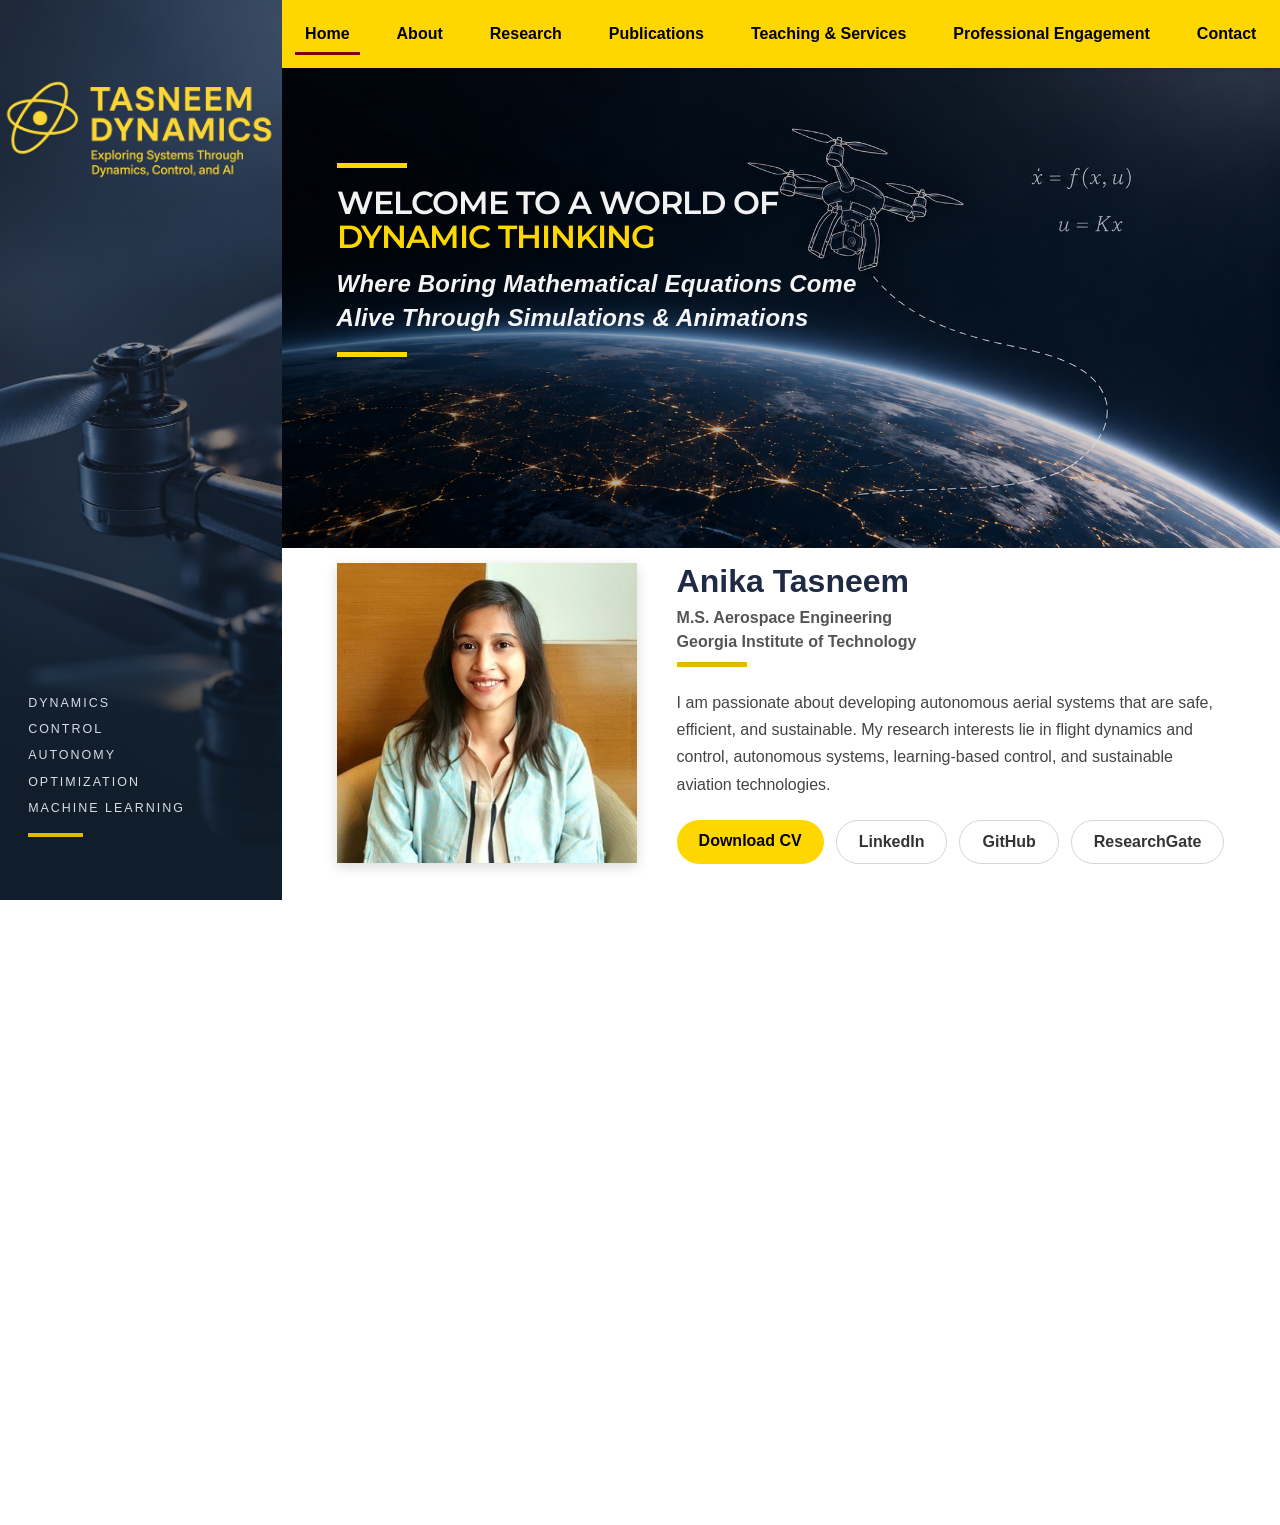
<file: index.html>
<!DOCTYPE html>
<html lang="en">
<head>
    <meta charset="UTF-8">
    <meta name="viewport" content="width=device-width, initial-scale=1.0">
    <title>Tasneem Dynamics</title>
    <link rel="stylesheet" href="style1.css?v=1.0.8">
    <link href="https://fonts.googleapis.com/css2?family=Orbitron:wght@500&display=swap" rel="stylesheet">
    <link href="https://fonts.googleapis.com/css2?family=Montserrat:wght@700;800;900&display=swap" rel="stylesheet">
    <link rel="stylesheet" href="https://cdnjs.cloudflare.com/ajax/libs/font-awesome/6.5.2/css/all.min.css">
</head>

<body>
    <div class="homepage">
           
        <!-- LEFT SIDEBAR -->
        <aside class="left-panel">
            <img src="logo1.png" alt="Tasneem Dynamics Logo" class="logo">
            
            <div class="sidebar-visual">
                <img src="Side Bar-Image.png" alt="" class="sidebar-bg">
            </div>

            <div class="sidebar-tags">
                <span>DYNAMICS</span>
                <span>CONTROL</span>
                <span>AUTONOMY</span>
                <span>OPTIMIZATION</span>
                <span>MACHINE LEARNING</span>

                <div class="sidebar-accent"></div>
            </div>
        </aside>
        
       
        <!--RIGHT PANEL-->
        <div class="right-panel">

            <!--NAVIGATION BAR-->
            <nav class="navbar">
                <ul>
                    <li><a href="index.html" class="active" aria-current="page">Home</a></li>
                    <li><a href="about.html">About</a></li>
                    <li><a href="research.html">Research</a></li>
                    <li><a href="publications.html">Publications</a></li>
                    <li><a href= "teaching-and-services.html">Teaching &amp; Services</a></li>
                    <li><a href="engagement.html">Professional Engagement</a></li>
                    <li><a href="contact.html">Contact</a></li>
                </ul>
            </nav>

            <!-- HERO BANNER-->
            <section class="hero-banner">
                <img src="Banners/home-banner.png" alt="Hero Banner" class="hero-image">
                <div class="hero-content">
                    <div class="yellow-line"></div>
                    <h1>
                        WELCOME TO A WORLD OF
                        <br><span>DYNAMIC THINKING</span></br>
                    </h1>
                    <p class="subheading">
                        Where Boring Mathematical Equations Come 
                        <br>Alive Through Simulations & Animations</br>
                    </p>

                    <div class="yellow-line bottom-line"></div>
                </div>
            </section>

            <!-- INTRO SECTION -->
            <section class="intro-section">
                <div class="intro-left">
                    <div class="profile-wrapper">
                        <img src="Photos/head-shot.jpeg" alt="Anika Tasneem" class="profile-photo">
                    </div>

                    <div class="intro-text">
                        <h2>Anika Tasneem</h2>
                        <h3>M.S. Aerospace Engineering<br>
                            Georgia Institute of Technology</h3>
                        <div class="intro-divider"></div>

                        <p>
                            I am passionate about developing autonomous aerial systems that
                            are safe, efficient, and sustainable. My research interests lie
                            in flight dynamics and control, autonomous systems, learning-based
                            control, and sustainable aviation technologies.
                        </p>

                        <div class="button-row">
                            <a href="CV.pdf" class="btn btn-primary">
                            Download CV</a>
                            <a href="#" class="btn btn-secondary">
                            LinkedIn</a>
                            <a href="#" class="btn btn-secondary">
                            GitHub</a>
                            <a href="#" class="btn btn-secondary">
                            ResearchGate</a>
                        </div>
                    </div>
                </div>
            </section>

            
            <!-- RESEARCH INTERESTS -->
            <section class="research-section">
                <div class="section-header">
                    <h2>Research Interests</h2>
                    <div class="section-divider"></div>
                </div>

                <div class="research-grid">
                    <div class="research-card">
                        <img src="Icons/dynamics-icon.png"
                             alt="System Dynamics">
                        <h3>System Dynamics & Modeling</h3>        
                        <p> Satellite modeling, stability analysis, 
                            system identification </p>
                        <a href="system-dynamics.html" class="card-arrow">
                            ➜ </a>
                    </div>

                    <div class="research-card">
                        <img src="Icons/control-icon.png"
                             alt="Control Theory">
                        <h3>Control Theory & Optimization</h3>
                        <p> Linear, nonlinear, and optimal control</p>
                        <a href="control-theory.html" class="card-arrow">
                           ➜ </a>
                    </div>

                    <div class="research-card">
                        <img src="Icons/autonomous-icon.png"
                             alt="Autonomous Systems">
                        <h3>Autonomous Systems</h3>
                        <p>Path planning, navigation and autonomy</p>
                        <a href="autonomous-systems.html" class="card-arrow">
                           ➜ </a>
                    </div>

                    <div class="research-card">
                        <img src="Icons/learning-icon.png"
                             alt="Learning Based Control">
                        <h3>Learning-Based Control</h3>  
                        <p>Reinforcement learning, adaptive 
                        and data-driven control</p>
                        <a href="learning-based-control.html" class="card-arrow">
                           ➜ </a>
                    </div>
        
                    <div class="research-card">
                        <img src="Icons/uam-icon.png"
                             alt="Urban Air Mobility">
                        <h3>Sustainable Aviation & Urban Air Mobility</h3>
                        <p>eVTOL systems and future air mobility</p>
                        <a href="uam.html" class="card-arrow">
                           ➜ </a>
                    </div>
                </div>
            </section>
            
            <!-- FUTURE CONTENT SECTIONS-->
            <section id="Home"></section>
            <section id="About"></section>
            <section id="Research"></section>
            <section id="Publications"></section>
            <section id="Teaching"></section>
            <section id="Engagement"></section>
            <section id="Contact"></section>

            
            <!-- FOOTER -->
            <footer class="site-footer">
                <div class="footer-brand">
                    <img src="Footer-Logo.png" alt="Tasneem Dynamics" class="footer-logo"/>
                </div>
                
                <div class="footer-divider" aria-hidden="true"></div>
                    <p class="footer-tagline">
                        "Exploring dynamics.  Advancing autonomy.  Shaping flight towards sustainabilty."</p>
 
                <div class="footer-divider footer-social-divider" aria-hidden="true"></div>
        
                    <div class="footer-socials">
                        <a href="https://www.linkedin.com/in/anika-tasneem-a49618443/"
                        class="footer-social-link" aria-label="LinkedIn" title="LinkedIn">
                            <i class="fa-brands fa-linkedin-in" aria-hidden="true"></i>
                        </a>

                        <a href="https://github.com/ATasneem7" class="footer-social-link" aria-label="GitHub" title="GitHub">
                            <i class="fa-brands fa-github" aria-hidden="true"></i>
                        </a>
        
                        <a href="https://atasneem7.github.io/TasneemDynamics.github.io/" 
                        class="footer-social-link" aria-label="Research and academic profile" title="Research profile">
                            <i class="fa-solid fa-graduation-cap" aria-hidden="true"></i>
                        </a>

                        <a href="mailto:atasneem3@gatech.edu" class="footer-social-link" aria-label="Email" title="Email">
                            <i class="fa-solid fa-envelope" aria-hidden="true"></i>
                        </a>
                    </div>
            </footer>
        </div>
    </div>
    <script src="script.js?v=1.0.3"></script>
</body>
</html>

 <!--p> This research archive showcases a fusion of advanced engineering insight and cinematic simulation— 
    where control systems, flight mechanics & machine learning are explored through dynamic visualizations. 
    It’s a space for transforming complex models into intuitive, animated experiences that resonate with 
    both logic & imagination. </p-->
</file>
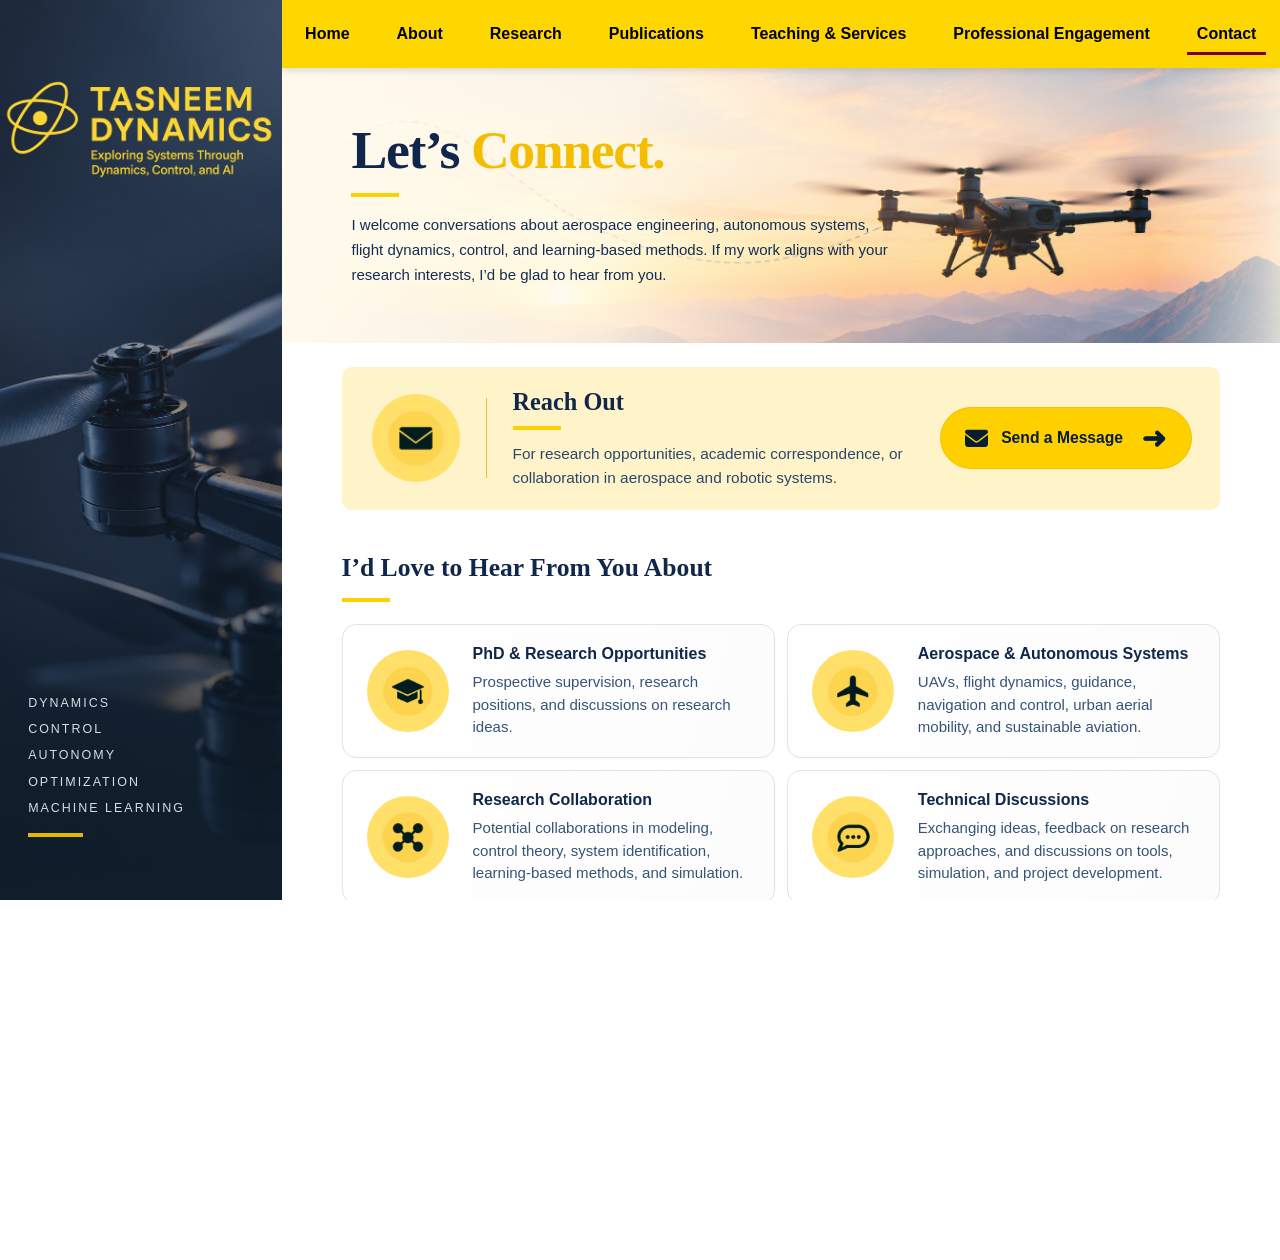
<file: contact.html>
<!DOCTYPE html>
<html lang="en">
<head>
    <meta charset="UTF-8">
    <meta name="viewport" content="width=device-width, initial-scale=1.0">
    <title>Contact | Tasneem Dynamics</title>
    <link rel="stylesheet" href="global.css?v=1.0.0">
    <link rel="stylesheet" href="contact.css?v=1.0.0">
    <link href="https://fonts.googleapis.com/css2?family=Orbitron:wght@500&display=swap" rel="stylesheet">
    <link href="https://fonts.googleapis.com/css2?family=Montserrat:wght@700;800;900&display=swap" rel="stylesheet">
    <link rel="stylesheet" href="https://cdnjs.cloudflare.com/ajax/libs/font-awesome/6.5.2/css/all.min.css">
</head>

<body>
    <div class="homepage">
        <!-- LEFT PANEL: SHARED WITH HOMEPAGE -->
        <aside class="left-panel">
            <img src="logo1.png" alt="Tasneem Dynamics Logo" class="logo">
            <div class="sidebar-visual">
                <img src="Side Bar-Image.png" alt="" class="sidebar-bg">
            </div>

            <div class="sidebar-tags">
                <span>DYNAMICS</span>
                <span>CONTROL</span>
                <span>AUTONOMY</span>
                <span>OPTIMIZATION</span>
                <span>MACHINE LEARNING</span>
                <div class="sidebar-accent"></div>
            </div>
        </aside>

        <!-- RIGHT PANEL: SHARED WITH HOMEPAGE -->
        <div class="right-panel">

            <!-- NAVIGATION PANEL -->
            <nav class="navbar" aria-label="Main navigation">
                <ul> 
                    <li><a href="index.html">Home</a></li>
                    <li><a href="about.html">About</a></li>
                    <li><a href="research.html">Research</a></li>
                    <li><a href="publications.html">Publications</a></li>
                    <li><a href="teaching-and-services.html">Teaching & Services</a></li>
                    <li><a href="engagement.html">Professional Engagement</a></li>
                    <li><a href="contact.html" class="active" aria-current="page">Contact</a></li>
                </ul>
            </nav>

            
            <!-- CONTACT PAGE CONTENT -->
            <main class="contact-page">
                <!-- HERO BANNER -->
                <section class="contact-hero">
                    <img src="Banners/contact-banner.png" alt="" class="contact-hero-image">
                    <div class="contact-hero-content">
                        <h1>
                            Let’s <span>Connect.</span>
                        </h1>
                        <div class="contact-accent"></div>

                        <p class="contact-hero-description">
                            I welcome conversations about aerospace engineering,
                            autonomous systems, flight dynamics, control, and
                            learning-based methods. If my work aligns with your
                            research interests, I’d be glad to hear from you.
                        </p>
                    </div>
                </section>


                <!-- DIRECT CONTACT CARD -->
                <section class="contact-direct"
                         aria-labelledby="contact-direct-heading">
                    <!-- Envelope icon image -->
                    <div class="contact-mail-icon">
                        <img src="Icons/envelope-icon.png" alt="" aria-hidden="true">
                    </div>

                    <!-- Vertical divider -->
                    <div class="contact-direct-divider"
                         aria-hidden="true"></div>

                    <!-- Contact text -->
                    <div class="contact-direct-text">
                        <h2 id="contact-direct-heading">
                            Reach Out
                        </h2>
                        <div class="contact-accent"></div>

                        <p>
                            For research opportunities, academic correspondence,
                            or collaboration in aerospace and robotic systems.
                        </p>

                    </div>
                    
                    <!-- Email button -->
                    <a class="contact-cta" href="mailto:atasneem3@gatech.edu?subject=Inquiry%20via%20Tasneem%20Dynamics">
                        <i class="fa-solid fa-envelope contact-cta-icon" aria-hidden="true"></i>
                        <span>Send a Message</span>
                        <span class="card-arrow contact-email-arrow" aria-hidden="true">➜</span>
                    </a>
                </section>


                <!-- CONTACT TOPICS -->
                <section class="contact-topics"
                         aria-labelledby="contact-topics-heading">

                    <div class="contact-section-heading">
                        <h2 id="contact-topics-heading">
                            I’d Love to Hear From You About
                        </h2>
                        <div class="contact-accent"></div>

                    </div>
                    <div class="contact-topic-grid">

                        <!-- PhD & Research Opportunities -->
                        <article class="contact-topic-card">
                            <div class="contact-topic-icon">
                                <img src="Icons/grad-cap-icon.png" alt="" aria-hidden="true">
                            </div>
                            <div class="contact-topic-text">
                                <h3>PhD &amp; Research Opportunities</h3>

                                <p>
                                    Prospective supervision, research positions,
                                    and discussions on research ideas.
                                </p>
                            </div>
                        </article>

                        <!-- Aerospace & Autonomous Systems -->
                        <article class="contact-topic-card">
                            <div class="contact-topic-icon">
                                <img src="Icons/airplane-icon.png" alt="" aria-hidden="true">
                            </div>

                            <div class="contact-topic-text">
                                <h3>Aerospace &amp; Autonomous Systems</h3>

                                <p>
                                    UAVs, flight dynamics, guidance, navigation
                                    and control, urban aerial mobility, and
                                    sustainable aviation.
                                </p>
                            </div>
                        </article>

                        <!-- Research Collaboration -->
                        <article class="contact-topic-card">

                            <div class="contact-topic-icon">
                                <img src="Icons/connect-icon.png" alt="" aria-hidden="true">
                            </div>

                            <div class="contact-topic-text">
                                <h3>Research Collaboration</h3>

                                <p>
                                    Potential collaborations in modeling,
                                    control theory, system identification,
                                    learning-based methods, and simulation.
                                </p>
                            </div>
                        </article>

                        <!-- Technical Discussions -->
                        <article class="contact-topic-card">
                            <div class="contact-topic-icon">
                                <img src="Icons/chat-icon.png" alt="" aria-hidden="true">
                            </div>

                            <div class="contact-topic-text">
                                <h3>Technical Discussions</h3>

                                <p>
                                    Exchanging ideas, feedback on research
                                    approaches, and discussions on tools,
                                    simulation, and project development.
                                </p>
                            </div>
                        </article>
                    </div>
                </section>


                <!-- CLOSING SECTION -->
                <section class="contact-closing">

                    <img src="Banners/closing-banner.png" alt="" class="contact-closing-image">
                    <div class="contact-closing-content">
                        <h2>
                            Ideas Take Flight Together.
                        </h2>
                        <div class="contact-accent"></div>

                        <p>
                            Good research grows through the exchange of ideas.
                            I look forward to connecting with people who share
                            a curiosity about flight, autonomy, and engineering
                            for a more sustainable future.
                        </p>
                    </div>
                </section>
            </main>


            <!-- FOOTER: SAME STRUCTURE AND CLASS NAMES AS HOMEPAGE -->
            <footer class="site-footer">
                <div class="footer-brand">
                    <img src="Footer-Logo.png" alt="Tasneem Dynamics" class="footer-logo">
                </div>

                <div class="footer-divider" aria-hidden="true"></div>

                <p class="footer-tagline">
                    "Exploring dynamics.  Advancing autonomy.  Shaping flight towards sustainabilty."
                </p>

                <div class="footer-divider footer-social-divider" aria-hidden="true"></div>
                <div class="footer-socials">
                    <a href="https://www.linkedin.com/in/anika-tasneem-a49618443/"
                       class="footer-social-link" aria-label="LinkedIn" title="LinkedIn">
                        <i class="fa-brands fa-linkedin-in" aria-hidden="true"></i>
                    </a>

                    <a href="https://github.com/ATasneem7"
                       class="footer-social-link"
                       aria-label="GitHub"
                       title="GitHub">

                        <i class="fa-brands fa-github"
                           aria-hidden="true"></i>
                    </a>

                    <a href="https://atasneem7.github.io/TasneemDynamics.github.io/"
                       class="footer-social-link"
                       aria-label="Research and academic profile"
                       title="Research profile">

                        <i class="fa-solid fa-graduation-cap"
                           aria-hidden="true"></i>
                    </a>

                    <a href="mailto:atasneem3@gatech.edu"
                       class="footer-social-link"
                       aria-label="Email"
                       title="Email">

                        <i class="fa-solid fa-envelope"
                           aria-hidden="true"></i>
                    </a>

                </div>

            </footer>

        </div>
    </div>

    <!-- Shared JavaScript -->
    <script src="script.js?v=1.0.3"></script>

</body>
</html>
</file>
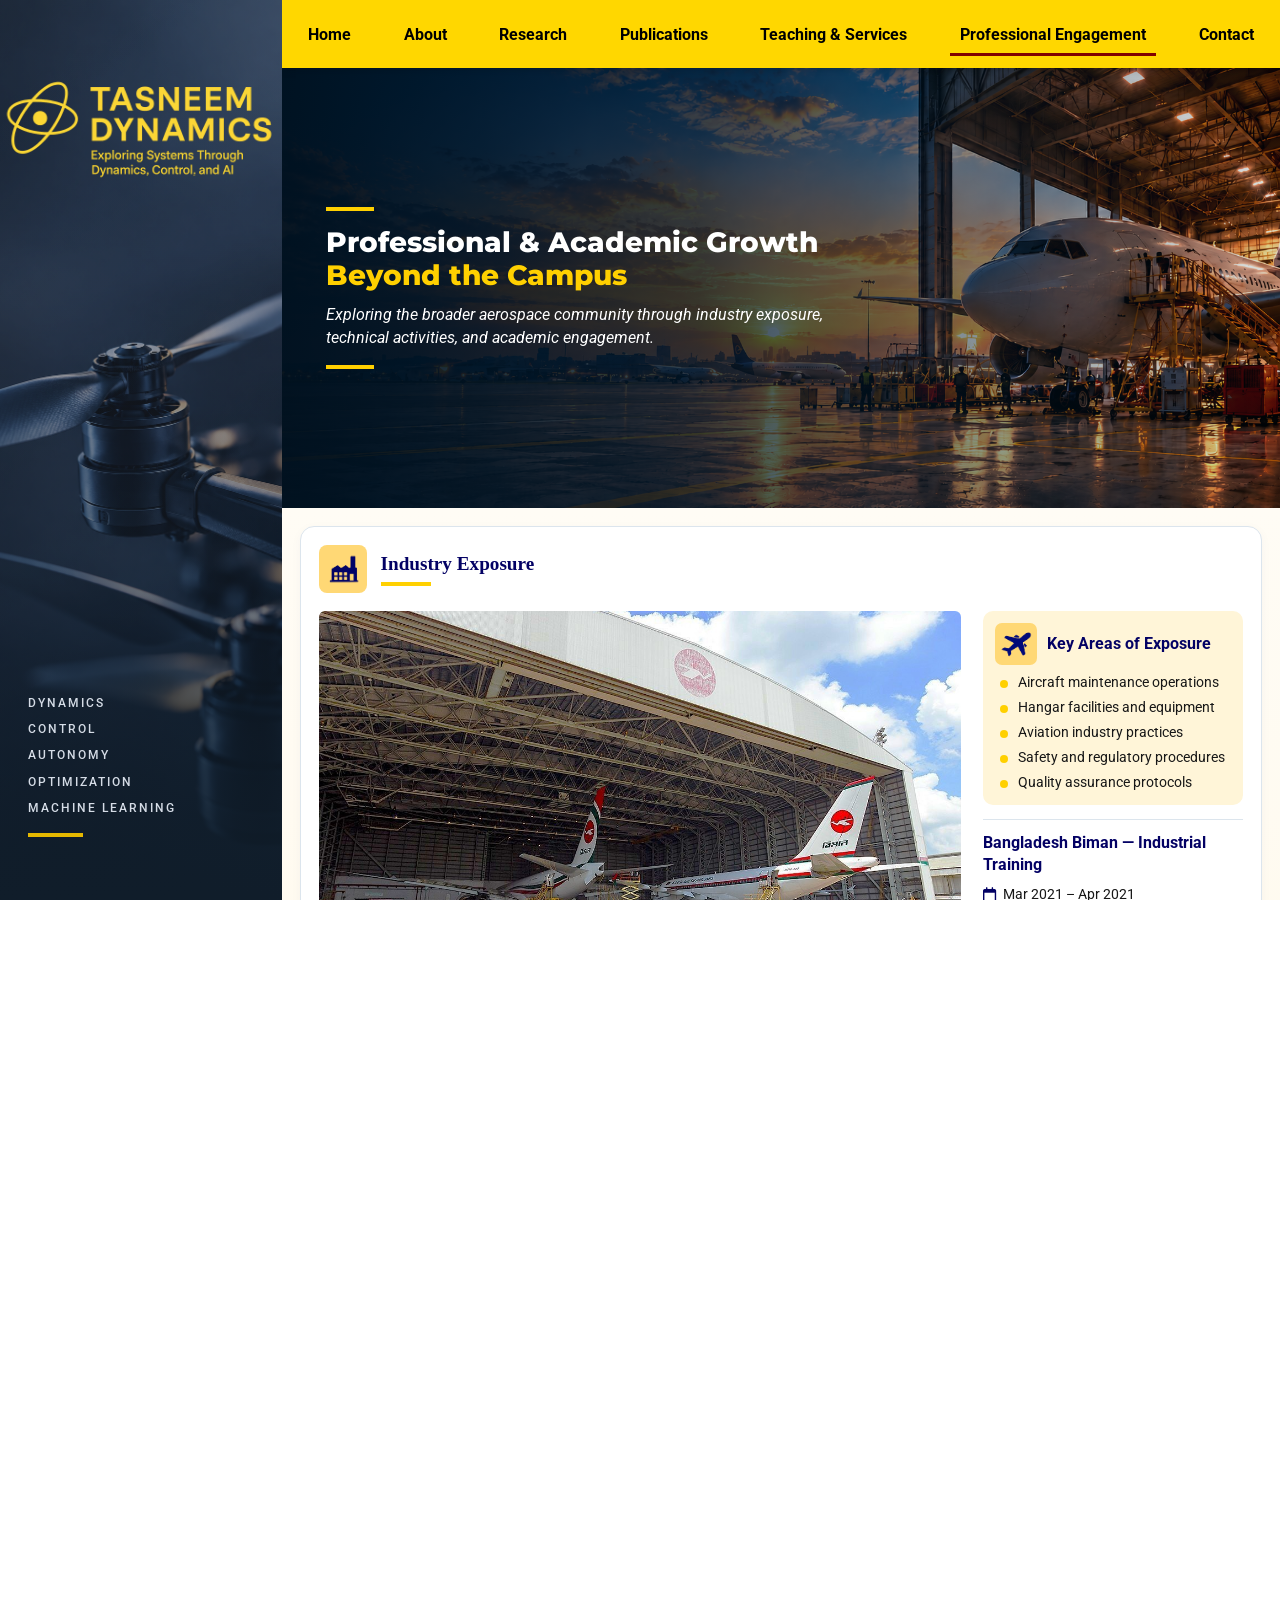
<file: engagement.html>
<!DOCTYPE html>
<html lang="en">
<head>
    <meta charset="UTF-8">
    <meta name="viewport" content="width=device-width, initial-scale=1.0">
    <title>Professional Engagement | Tasneem Dynamics</title>
    <!-- Shared stylesheet: do not modify -->
    <link rel="stylesheet" href="global.css?v=1.0.0">
    <!-- Page-specific stylesheet -->
    <link rel="stylesheet" href="engagement.css?v=1.0.0">
    <link href="https://fonts.googleapis.com/css2?family=Montserrat:wght@700;800;900&display=swap"
          rel="stylesheet">
    <link href="https://fonts.googleapis.com/css2?family=Roboto:wght@400;500;700&display=swap"
          rel="stylesheet">
    <link rel="stylesheet"
          href="https://cdnjs.cloudflare.com/ajax/libs/font-awesome/6.5.2/css/all.min.css">
</head>

<body>
<div class="homepage engagement-page">
    <!-- LEFT SIDEBAR: shared homepage structure -->
    <aside class="left-panel">
        <img src="logo1.png"
             alt="Tasneem Dynamics Logo"
             class="logo">

        <div class="sidebar-visual">
            <img src="Side Bar-Image.png"
                 alt=""
                 class="sidebar-bg">
        </div>

        <div class="sidebar-tags">
            <span>DYNAMICS</span>
            <span>CONTROL</span>
            <span>AUTONOMY</span>
            <span>OPTIMIZATION</span>
            <span>MACHINE LEARNING</span>

            <div class="sidebar-accent"></div>
        </div>

    </aside>


    <!-- RIGHT PANEL -->
    <div class="right-panel">

        <!-- NAVIGATION BAR: shared homepage structure -->
        <nav class="navbar" aria-label="Main navigation">
            <ul>
                <li><a href="index.html">Home</a></li>
                <li><a href="about.html">About</a></li>
                <li><a href="research.html">Research</a></li>
                <li><a href="publications.html">Publications</a></li>
                <li><a href="teaching-and-services.html">Teaching &amp; Services</a></li>
                <li><a href="engagement.html" class="active" aria-current="page">Professional Engagement</a></li>
                <li><a href="contact.html">Contact</a></li>
            </ul>
        </nav>


        <!-- PAGE CONTENT -->
        <main class="engagement-main">

            <!-- HERO BANNER -->
            <!-- HERO BANNER -->
<header class="engagement-hero">

    <img src="Banners/engagement-banner.png" alt=""
        class="engagement-hero-image" aria-hidden="true">
    <div class="engagement-hero-overlay"></div>
    <div class="engagement-hero-content">
        <div class="engagement-accent-line"></div>

        <h1>
            Professional &amp; Academic Growth
            <span>Beyond the Campus</span>
        </h1>

        <p>
            Exploring the broader aerospace community through industry exposure, 
            <br> technical activities, and academic engagement.
        </p>
        <div class="engagement-accent-line engagement-accent-line-bottom"></div>
    </div>
</header>


            <div class="engagement-content">

                <!-- =========================================
                     INDUSTRY EXPOSURE
                ========================================== -->
                <section class="engagement-section industry-section"
                         aria-labelledby="industry-heading">

                    <div class="engagement-section-heading">

                        <img src="Icons/industry-icon.png"
                             alt="" class="engagement-section-icon">
                        <div>
                            <h2 id="industry-heading">Industry Exposure</h2>
                            <div class="engagement-heading-rule"></div>
                        </div>
                    </div>


                    <div class="industry-layout">

                        <!-- THREE-PHOTO GALLERY -->
                        <div class="industry-gallery">

                            <!-- Wide landscape photograph -->
                            <img class="industry-photo industry-photo-wide"
                                 src= "Photos/biman-hangar-complex.jpg"
                                 alt="Inside Biman's maintenance hangar">

                            <!-- Two photographs underneath -->
                            <div class="industry-photo-pair">

                                <img class="industry-photo"
                                     src="Photos/internship-days.png"
                                     alt="With My Fellow Trainees">

                                <img class="industry-photo"
                                     src="Photos/boeing-dreamliner.png"
                                     alt="From the Cockpit of BOEING-787">

                            </div>

                        </div>


                        <!-- EXPOSURE DETAILS -->
                        <div class="industry-details">
                            <aside class="exposure-highlights">
                                <div class="exposure-highlights-heading">
                                    <img src="Icons/airplane2-icon.png"
                                         alt=""
                                         class="highlights-icon">

                                    <h3>Key Areas of Exposure</h3>

                                </div>

                                <ul>
                                    <li>Aircraft maintenance operations</li>
                                    <li>Hangar facilities and equipment</li>
                                    <li>Aviation industry practices</li>
                                    <li>Safety and regulatory procedures</li>
                                    <li>Quality assurance protocols</li>
                                </ul>

                            </aside>


                            <article class="activity-entry industry-entry">

                                <h3>Bangladesh Biman — Industrial Training</h3>

                                <div class="activity-meta">

                                    <span>
                                        <i class="fa-regular fa-calendar"
                                           aria-hidden="true"></i>
                                        Mar 2021 – Apr 2021
                                    </span>

                                    <span>
                                        <i class="fa-solid fa-location-dot"
                                           aria-hidden="true"></i>
                                            Engineering Hangar Complex, 
                                            Hazrat Shahjalal International Airport,
                                            Dhaka, Bangladesh
                                    </span>
                                </div>

                                <p class="activity-description">
                                    During my junior year, I completed a one-month industrial
                                    training placement at the engineering hangar complex of 
                                    Bangladesh Biman, the national flag carrier of Bangladesh.
                                    The experience offered me firsthand exposure to aircraft
                                    maintenance and overhaul operations across the airline’s
                                    fleet. From aircraft base maintenance and engine overhauling
                                    to line maintenance operations, I gained a broader understanding 
                                    of the safety standards and regulatory practices that underpin
                                    the technical and operational activities essential to commercial
                                    aviation.
                                </p>

                            </article>

                        </div>

                    </div>

                </section>


                <!-- =========================================
                     TECHNICAL ACTIVITIES
                ========================================== -->
                <section class="engagement-section technical-section"
                         aria-labelledby="technical-heading">

                    <div class="engagement-section-heading">

                        <img src="Icons/technical-icon.png"
                             alt=""
                             class="engagement-section-icon">

                        <div>
                            <h2 id="technical-heading">Technical Activities</h2>
                            <div class="engagement-heading-rule"></div>
                        </div>

                    </div>


                    <div class="technical-grid">

                        <!-- DBF COMPETITION -->
                        <article class="activity-entry technical-entry">

                            <h3>Design/Build/Fly (DBF) Competition</h3>

                            <div class="activity-meta">

                                <span>
                                    <i class="fa-regular fa-calendar"
                                       aria-hidden="true"></i>
                                      Oct 2021 – Apr 2022
                                </span>

                                <span>
                                    <i class="fa-solid fa-location-dot"
                                       aria-hidden="true"></i>
                                    University-level Competition
                                </span>

                            </div>


                            <div class="dbf-evidence">

                                <img src="Images/fabricated-uav2.png"
                                     alt="Aircraft designed for the Design/Build/Fly competition">

                                <img src="Images/dbf-ranking.png"
                                     alt="Design/Build/Fly competition ranking list">

                            </div>

                            <p class="activity-description">
                                I had the opportunity to participate in the prestigious AIAA-DBF 
                                competition as part of a 14-member undergraduate team at MIST during 
                                my senior year. My role focused on aircraft simulation and coding, 
                                along with contributing to the design proposal and final design report.
                                Our design proposal ranked 77th worldwide, placing MIST ahead of reknowned 
                                institutions such as Purdue University and Harvard University. It was an
                                exciting opportunity to apply engineering concepts to a collaborative aircraft 
                                design challenge and see our team's work recognized on an international stage.
                            </p>

                        </article>


                        <!-- CAN-SAT WORKSHOP -->
                        <article class="activity-entry technical-entry cansat-entry">

                            <h3>Workshop on Start to Satellite (CANSAT) </h3>

                            <div class="activity-meta">

                                <span>
                                    <i class="fa-regular fa-calendar"
                                       aria-hidden="true"></i>
                                    Jun 2018
                                </span>

                                <span>
                                    <i class="fa-solid fa-location-dot"
                                       aria-hidden="true"></i>
                                    Bangladesh Innovation Forum, Dhaka, Bangladesh
                                </span>

                            </div>


                            <img class="cansat-photo"
                                 src="Photos/cansat-workshop.jpg"
                                 alt="CAN-SAT workshop group-photo">

                            <p class="activity-description">
                               As a freshman, I attended a BRAC Onnesha Team organized 
                               workshop on satellite development, where I had my first 
                               hands-on exposure to satellite avionics. It was a great 
                               opportunity to explore how sensors, communication systems, 
                               and data acquisition work together, gain valuable insights
                               from experts in the field, and connect with people working
                               in satellite technology.
                            </p>

                        </article>

                    </div>

                </section>


               
<!-- =========================================
     RESEARCH COMMUNITY ENGAGEMENT
========================================== -->
<section class="engagement-section research-engagement-section"
         aria-labelledby="community-heading">

    <div class="engagement-section-heading">
        <img src="Icons/team-icon.png"
             alt=""
             class="engagement-section-icon">

        <div>
            <h2 id="community-heading">
                Research Community Engagement
            </h2>
            <div class="engagement-heading-rule"></div>
        </div>
    </div>

    <div class="community-grid">

        <!-- RESEARCH METHODOLOGY WORKSHOP -->
        <article class="activity-entry community-entry">

            <h3>Research Methodology &amp; Research Ethics Workshop</h3>

            <div class="activity-meta">
                <span>
                    <i class="fa-regular fa-calendar"
                       aria-hidden="true"></i>
                   Apr 2021
                </span>

                <span>
                    <i class="fa-solid fa-display"
                       aria-hidden="true"></i>
                   Virtual Workshop
                </span>
            </div>

            <div class="community-evidence-row">
                <img class="workshop-placeholder"
                     src="Icons/workshop-icon.png"
                     alt="Research methodology and ethics illustration">

                <p class="activity-description">
                    Early in my research journey, I attended a virtual workshop
                    on research methodology and ethics that introduced me to the
                    principles behind conducting meaningful and responsible research.
                    It encouraged me to think more deeply about research integrity,
                    the choices researchers make throughout their work, and the
                    responsibility that comes with contributing to scientific
                    knowledge. The experience helped shape my perspective on not
                    just how research is conducted, but how it should be conducted.
                </p>
            </div>

        </article>

       
<!-- VIRTUAL CONFERENCE -->
<article class="activity-entry community-entry conference-entry">

    <h3>AIAA 2022 Region VII Student Conference</h3>

    <div class="activity-meta">
        <span>
            <i class="fa-regular fa-calendar" aria-hidden="true"></i>
            Nov 2022
        </span>

        <span>
            <i class="fa-solid fa-display" aria-hidden="true"></i>
            Virtual Conference
        </span>
    </div>

    <!-- Conference images displayed side by side -->
    <div class="conference-evidence">

        <figure class="conference-figure">
            <img
                src="Images/certificate.png"
                alt="Certificate of participation in the AIAA 2022 Region VII Student Conference">
        </figure>

        <figure class="conference-figure">
            <img
                src="Images/ppt.png"
                alt="Presentation slide for the UAV medical-supply delivery research project">
        </figure>

    </div>

    <!-- Description below both images -->
    <p class="activity-description conference-description">
        Presenting our research at an international student conference
        was a memorable experience during my undergraduate years. It gave
        me the opportunity to share our work with a wider aerospace
        community, hear perspectives from student researchers and
        professionals with diverse backgrounds, and connect with people
        who shared an interest in aviation and engineering.
    </p>

</article>


    </div>

</section>


            </div>

        </main>


        <!-- FOOTER: shared homepage structure -->
        <footer class="site-footer">

            <div class="footer-brand">
                <img src="Footer-Logo.png"
                     alt="Tasneem Dynamics"
                     class="footer-logo">
            </div>

            <div class="footer-divider" aria-hidden="true"></div>

            <p class="footer-tagline">
                "Exploring dynamics. Advancing autonomy.
                Shaping flight towards sustainability."
            </p>

            <div class="footer-divider footer-social-divider"
                 aria-hidden="true"></div>

            <div class="footer-socials">

                <a href="https://www.linkedin.com/in/anika-tasneem-a49618443/"
                   class="footer-social-link"
                   aria-label="LinkedIn"
                   title="LinkedIn">
                    <i class="fa-brands fa-linkedin-in" aria-hidden="true"></i>
                </a>

                <a href="https://github.com/ATasneem7"
                   class="footer-social-link"
                   aria-label="GitHub"
                   title="GitHub">
                    <i class="fa-brands fa-github" aria-hidden="true"></i>
                </a>

                <a href="https://atasneem7.github.io/TasneemDynamics.github.io/"
                   class="footer-social-link"
                   aria-label="Research and academic profile"
                   title="Research profile">
                    <i class="fa-solid fa-graduation-cap" aria-hidden="true"></i>
                </a>

                <a href="mailto:atasneem3@gatech.edu"
                   class="footer-social-link"
                   aria-label="Email"
                   title="Email">
                    <i class="fa-solid fa-envelope" aria-hidden="true"></i>
                </a>

            </div>

        </footer>

    </div>
</div>

<script src="script.js?v=1.0.3"></script>

</body>
</html>
</file>
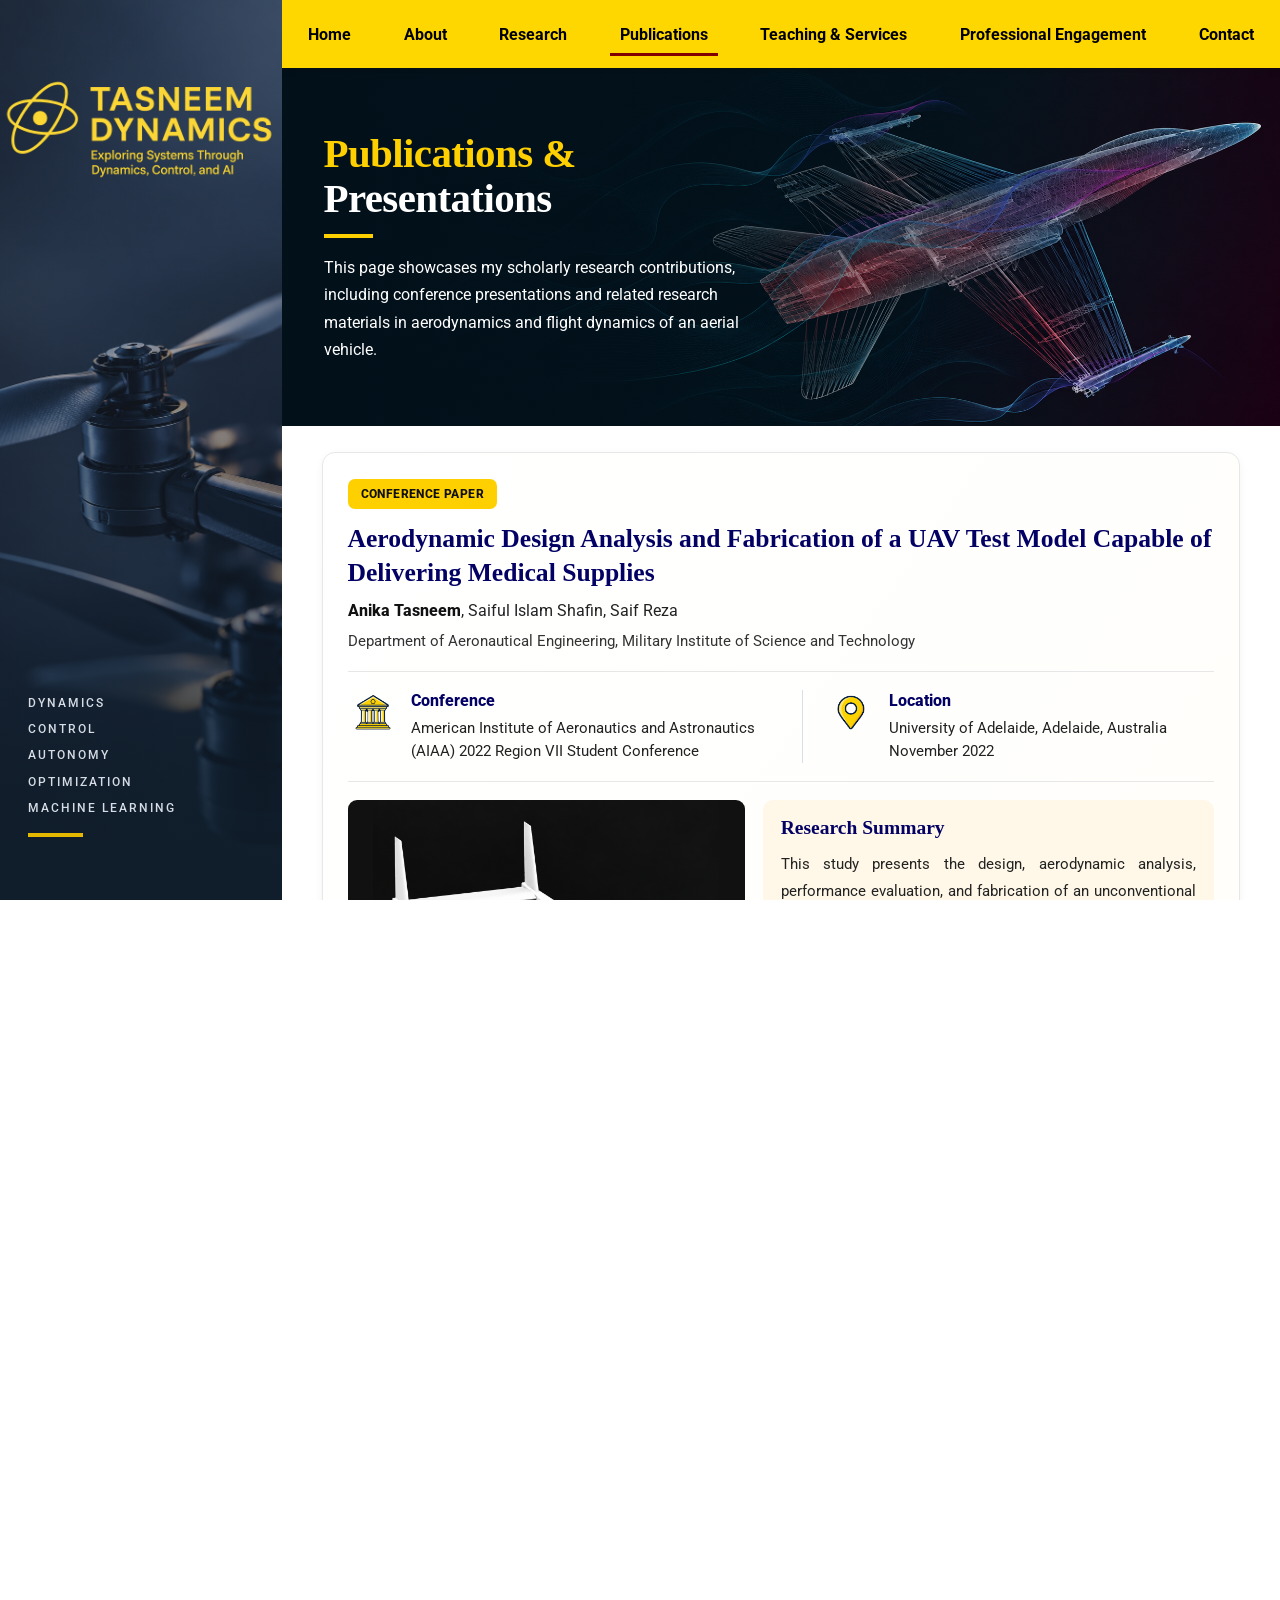
<file: publications.html>
<!DOCTYPE html>
<html lang="en">
<head>
    <meta charset="UTF-8">
    <meta name="viewport" content="width=device-width, initial-scale=1.0">
    <title>Publications & Presentations | Tasneem Dynamics</title>
    <link rel="stylesheet" href="global.css?v=1.0.0">
    <link rel="stylesheet" href="publications.css?v=1.0.0">
    <link href="https://fonts.googleapis.com/css2?family=Orbitron:wght@500&display=swap" rel="stylesheet">
    <link href="https://fonts.googleapis.com/css2?family=Montserrat:wght@700;800;900&display=swap" rel="stylesheet">
    <link href="https://fonts.googleapis.com/css2?family=Roboto:wght@400;500;700;800&display=swap" rel="stylesheet">
    <link rel="stylesheet" href="https://cdnjs.cloudflare.com/ajax/libs/font-awesome/6.5.2/css/all.min.css">
</head>

<body>
<div class="homepage">

    <!--LEFT SIDEBAR-->
    <aside class="left-panel">
        <img src="logo1.png" alt="Tasneem Dynamics Logo" class="logo">
        <div class="sidebar-visual">
            <img src="Side Bar-Image.png" alt="" class="sidebar-bg">
        </div>

        <div class="sidebar-tags">
            <span>DYNAMICS</span>
            <span>CONTROL</span>
            <span>AUTONOMY</span>
            <span>OPTIMIZATION</span>
            <span>MACHINE LEARNING</span>

            <div class="sidebar-accent"></div>
        </div>
    </aside>


    <!--RIGHT PANEL-->

    <div class="right-panel">
        <!-- NAVIGATION BAR-->
        <nav class="navbar" aria-label="Main navigation">
            <ul>
              <li><a href="index.html">Home</a></li>
              <li><a href="about.html">About</a></li>
              <li><a href="research.html">Research</a></li>
              <li><a href="publications.html" class="active" aria-current="page">Publications</a></li>
              <li><a href="teaching-and-services.html">Teaching &amp; Services</a></li>
              <li><a href="engagement.html">Professional Engagement</a></li>
              <li><a href="contact.html">Contact</a></li>
            </ul>
        </nav>


        <!--PUBLICATION HERO BANNER-->
        <main class="publications-page">
            <section class="publication-hero">
                <img src="Banners/publication-banner.png" alt="" class="publication-hero-image">
                <div class="publication-hero-overlay"></div>
              
                <div class="publication-hero-content">
                    <h1>
                        Publications &amp;
                        <span>Presentations</span>
                    </h1>
                    <div class="publication-accent"></div>

                    <p class="publication-hero-intro">
                        This page showcases my scholarly research contributions,
                        including conference presentations and related research
                        materials in aerodynamics and flight dynamics of an aerial vehicle.
                    </p>
                </div>
            </section>

            <!--FEATURED CONFERENCE PAPER-->
            <section class="publication-main-section" aria-labelledby="paper-title">
                <article class="paper-card">
                    <!-- PAPER TITLE AND AUTHORS -->
                    <header class="paper-heading">
                        <span class="paper-type-label">
                            CONFERENCE PAPER
                        </span>

                        <h2 id="paper-title">
                            Aerodynamic Design Analysis and Fabrication of a
                            UAV Test Model Capable of Delivering Medical Supplies
                        </h2>

                        <p class="paper-authors">
                            <strong>Anika Tasneem</strong>,
                            Saiful Islam Shafin,
                            Saif Reza
                        </p>

                        <p class="paper-affiliation">
                            Department of Aeronautical Engineering,
                            Military Institute of Science and Technology
                        </p>
                    </header>

                    <!-- CONFERENCE AND LOCATION INFORMATION -->
                    <div class="paper-metadata">
                        <div class="paper-metadata-item">
                            <div class="paper-metadata-icon">
                                <!-- Replace with your uploaded conference icon -->
                                <img src="Icons/conference-icon.png" alt="">
                            </div>

                            <div class="paper-metadata-text">
                                <h3>Conference</h3>

                                <p> American Institute of Aeronautics and Astronautics
                                    (AIAA) 2022 Region VII Student Conference 
                                </p>
                            </div>
                        </div>


                        <div class="paper-metadata-item">
                            <div class="paper-metadata-icon">
                                <img src="Icons/venue-icon.png" alt="">
                            </div>

                            <div class="paper-metadata-text">
                                <h3>Location</h3>

                                <p>
                                    University of Adelaide, Adelaide, Australia<br>
                                    November 2022
                                </p>
                            </div>
                        </div>
                    </div>


                    <!--MODEL IMAGE AND RESEARCH SUMMARY-->
                    <div class="paper-overview">
                        <figure class="paper-model-figure">
                            <img src="Images/dbf-uav.png" alt="Fabricated UAV test model with twin-boom configuration" 
                              class="paper-model-image">

                            <figcaption>
                                Final design of the Twin-Boom mounted UAV test model 
                                configuration rendered in SolidWorks.
                            </figcaption>
                        </figure>

                        <div class="paper-summary">
                            <h3>Research Summary</h3>
                            <p>
                                This study presents the design, aerodynamic analysis,
                                performance evaluation, and fabrication of an unconventional
                                twin-boom-mounted fixed-wing UAV to address the need for rapid
                                delivery of life-saving drugs and medical instruments. The
                                aircraft configuration was developed using a systematic three-tier
                                design methodology, followed by comprehensive aerodynamic analysis,
                                performance estimation, and computational fluid dynamics (CFD)
                                simulations. Subsequently, a test model of the UAV was fabricated
                                and evaluated to demonstrate its feasibility as a low-cost, efficient,
                                and reliable UAV platform for medical-aid delivery. Results showed that
                                this twin boom-mounted configuration outperformed the conventional fixed-
                                wing cargo carrier in both flight speed and stability.
                            </p>
                        </div>
                    </div>


                    <!--KEYWORDS-->
                    <div class="paper-keywords">
                        <h3>Keywords:</h3>
                        <ul>
                            <li>Cargo UAV</li>
                            <li>Aerodynamic Analysis</li>
                            <li>Computational Fluid Dynamics</li>
                            <li>Payload Deployment</li>
                            <li>Sustainable Aviation</li>
                        </ul>
                    </div>


                    <!--PAPER AND PRESENTATION LINKS-->

                    <div class="paper-actions">
                        <a
                            href="https://www.researchgate.net/publication/373164443_Aerodynamic_
                            Design_Analysis_and_Fabrication_of_a_UAV_Test_Model_Capable_of_
                            Delivering_Medical_Supplies#fullTextFileContent"
                            class="publication-button publication-button-primary"
                            target="_blank" rel="noopener noreferrer">
                            <i class="fa-solid fa-file-lines"
                               aria-hidden="true"></i>

                            <span>Read Paper</span>
                            <i class="fa-solid fa-arrow-up-right-from-square publication-external-icon"
                               aria-hidden="true"></i>
                        </a>
                        
                        <a
                            href="https://github.com/ATasneem7/Twin-Boom-Mounted-UAV-Design-and-Analysis-/blob/main/Medical-Drone-Presentation-Slides.pdf"
                            class="publication-button publication-button-secondary"
                            target="_blank" rel="noopener noreferrer">
                            <i class="fa-solid fa-display"
                               aria-hidden="true"></i>
                            <span>View Presentation Slides</span>
                            <i class="fa-solid fa-arrow-up-right-from-square publication-external-icon"
                               aria-hidden="true"></i>
                        </a>
                    </div>
                </article>
            </section>


            <!--KEY FIGURES FROM THE WORK-->
            <section class="paper-figures-section" aria-labelledby="figures-title">
                <header class="publication-section-heading">
                    <h2 id="figures-title">
                        Key Figures from the Work
                    </h2>
                    <div class="publication-accent"></div>

                    <p>
                        Selected results from the study. More detailed
                        analysis, design methodology, and additional results
                        are available on the project page.
                    </p>
                </header>

                <div class="paper-figure-grid">

                    <!--FIGURE 1: Performance Analysis-->
                    <article class="paper-figure-card">
                        <img src="Images/uav-thrust.png" alt="Thrust requirement analysis at varying speed ;amp altitude"
                            class="paper-figure-image">
                        <div class="paper-figure-copy">
                            <h3>UAV Thrust Requiremement Analysis</h3>

                            <p>
                                Comparison of UAV thrust requirement at 
                                different speeds and altitudes. 
                            </p>
                        </div>
                    </article>


                    <!-- FIGURE 2: CFD -->
                    <article class="paper-figure-card">

                        <img
                            src="Images/cfd-analysis.png"
                            alt="Computational fluid dynamics pressure contour and velocity gradient around the UAV"
                            class="paper-figure-image">

                        <div class="paper-figure-copy">
                            <h3>Computational Fluid Dynamics</h3>

                            <p>
                                Pressure contour and velocity gradients around the UAV model showing
                                aerodynamic performance.
                            </p>
                        </div>
                    </article>


                    <!-- FIGURE 3: FABRICATED UAV TEST MODEL -->

                    <article class="paper-figure-card">

                        <img src="Images/fabricated-uav.png" alt="Fabricated UAV Test Model"
                            class="paper-figure-image">
                        <div class="paper-figure-copy">
                            <h3> Manufactured UAV Test Model </h3>

                            <p>
                                Assembled UAV test model after fabrication.
                            </p>
                        </div>
                    </article>
                </div>
            </section>


            <!--LINK TO THE FULL PROJECT-->
            <section class="publication-project-cta" aria-labelledby="project-cta-title">
                <div class="project-cta-icon">
                    <img src="Icons/gear-icon.png" alt="">
                </div>

                <div class="project-cta-divider" aria-hidden="true"></div>
                <div class="project-cta-copy">
                    <h2 id="project-cta-title">
                        Explore the Full Project
                    </h2>
                    <div class="publication-accent"></div>

                    <p>
                        For the detailed design process, performance analysis,
                        simulations, and fabrication methodology, 
                        visit the project page.
                    </p>
                </div>


                <!-- IMPORTANT: replace with your real project page filename -->
                <a href="REPLACE-WITH-YOUR-PROJECT-PAGE.html"
                    class="publication-button publication-button-primary project-cta-button">
                    <span>View Project</span>
                    <i class="fa-solid fa-arrow-up-right-from-square" aria-hidden="true"></i>
                </a>
            </section>
        </main>

        <!-- FOOTER — SHARED WITH HOMEPAGE-->
        <footer class="site-footer">
            <div class="footer-brand">
                <img src="Footer-Logo.png" alt="Tasneem Dynamics" class="footer-logo">
            </div>
            <div class="footer-divider" aria-hidden="true"></div>
            <p class="footer-tagline">
                "Exploring dynamics. Advancing autonomy.
                Shaping flight towards sustainability."
            </p>
            <div class="footer-divider footer-social-divider" aria-hidden="true"></div>
            <div class="footer-socials">
                <a href="https://www.linkedin.com/in/anika-tasneem-a49618443/"
                    class="footer-social-link" aria-label="LinkedIn" title="LinkedIn">
                    <i class="fa-brands fa-linkedin-in" aria-hidden="true"></i>
                </a>


                <a
                    href="https://github.com/ATasneem7"
                    class="footer-social-link"
                    aria-label="GitHub"
                    title="GitHub"
                >
                    <i class="fa-brands fa-github"
                       aria-hidden="true"></i>
                </a>


                <a
                    href="https://atasneem7.github.io/TasneemDynamics.github.io/"
                    class="footer-social-link"
                    aria-label="Research and academic profile"
                    title="Research profile"
                >
                    <i class="fa-solid fa-graduation-cap"
                       aria-hidden="true"></i>
                </a>


                <a
                    href="mailto:atasneem3@gatech.edu"
                    class="footer-social-link"
                    aria-label="Email"
                    title="Email"
                >
                    <i class="fa-solid fa-envelope"
                       aria-hidden="true"></i>
                </a>

            </div>

        </footer>

    </div>

</div>


<script src="script.js?v=1.0.3"></script>

</body>
</html>
</file>
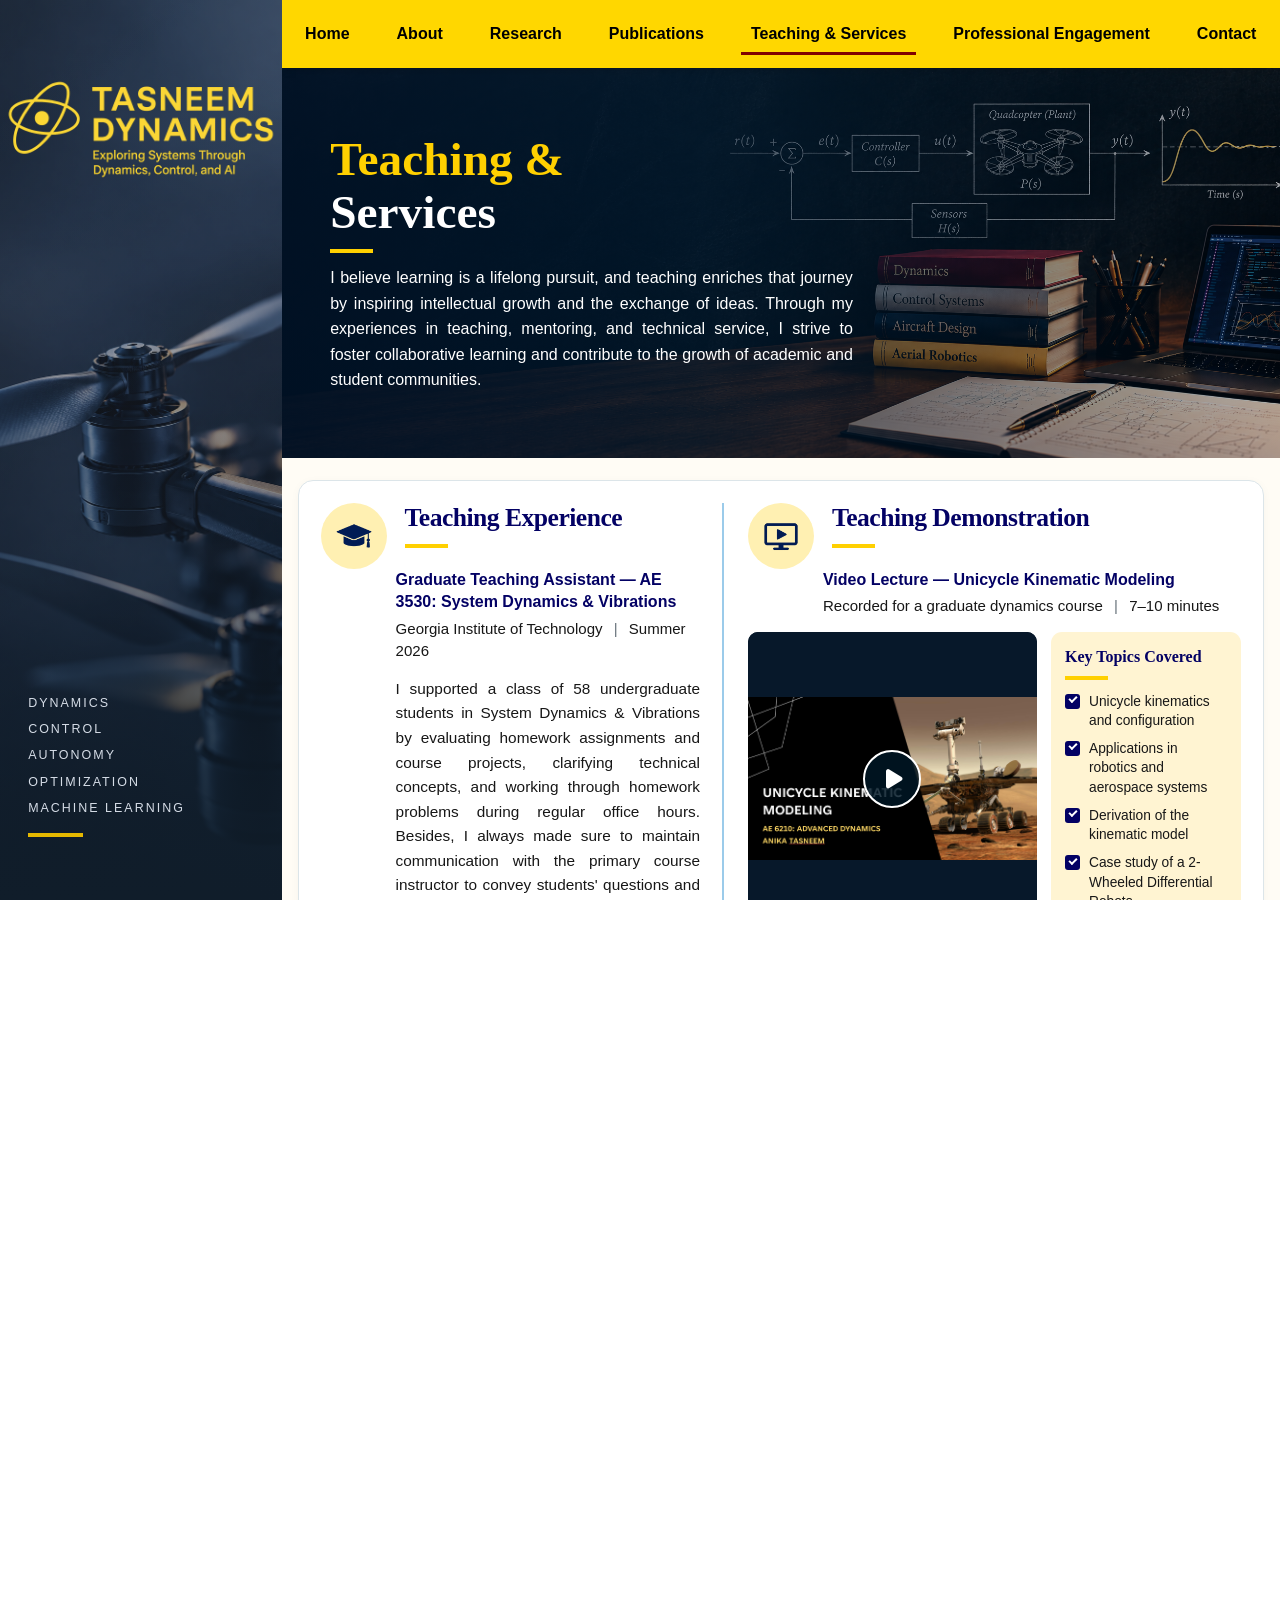
<file: teaching-and-services.html>
<!DOCTYPE html>
<html lang="en">
<head>
    <meta charset="UTF-8">
    <meta name="viewport" content="width=device-width, initial-scale=1.0">

    <title>Teaching &amp; Service | Tasneem Dynamics</title>

    <!-- Shared homepage CSS -->
    <link rel="stylesheet" href="global.css?v=1.0.0">

    <!-- Teaching page CSS -->
    <link rel="stylesheet" href="teaching.css?v=1.0.1">

    <!-- Shared fonts and icons -->
    <link href="https://fonts.googleapis.com/css2?family=Orbitron:wght@500&display=swap"
          rel="stylesheet">
    <link href="https://fonts.googleapis.com/css2?family=Montserrat:wght@700;800;900&display=swap"
          rel="stylesheet">
    <link rel="stylesheet"
          href="https://cdnjs.cloudflare.com/ajax/libs/font-awesome/6.5.2/css/all.min.css">
</head>

<body class="teaching-page">

<div class="homepage">

    <!-- SHARED LEFT SIDEBAR -->
    <aside class="left-panel">

        <a href="index.html" aria-label="Tasneem Dynamics home">
            <img src="logo1.png"
                 alt="Tasneem Dynamics Logo"
                 class="logo">
        </a>

        <div class="sidebar-visual">
            <img src="Side%20Bar-Image.png"
                 alt=""
                 class="sidebar-bg">
        </div>

        <div class="sidebar-tags">
            <span>DYNAMICS</span>
            <span>CONTROL</span>
            <span>AUTONOMY</span>
            <span>OPTIMIZATION</span>
            <span>MACHINE LEARNING</span>

            <div class="sidebar-accent"></div>
        </div>

    </aside>


    <!-- SHARED RIGHT PANEL -->
    <div class="right-panel">

        <!-- SHARED NAVIGATION -->
        <nav class="navbar" aria-label="Main navigation">
            <ul>
                <li><a href="index.html">Home</a></li>
                <li><a href="about.html">About</a></li>
                <li><a href="research.html">Research</a></li>
                <li><a href="publications.html">Publications</a></li>
                <li><a href="teaching-and-services.html" class="active" aria-current="page">
                       Teaching &amp; Services</a></li>
                <li><a href="engagement.html">Professional Engagement</a></li>
                <li><a href="contact.html">Contact</a></li>
            </ul>
        </nav>


        <main class="teaching-main">

            <!-- HERO BANNER
                 Uses the same hero-banner and hero-image classes
                 as the homepage. -->
            <section class="hero-banner teaching-hero"
                     aria-labelledby="teaching-page-title">

                <img src="Banners/teaching-banner.png"
                     alt="Teaching and Service banner featuring aerospace engineering imagery"
                     class="hero-image">

                <div class="teaching-hero-overlay" aria-hidden="true"></div>

                <div class="hero-content teaching-hero-content">

                    <h1 id="teaching-page-title">
                        <span class="hero-title-yellow">Teaching &amp;</span>
                        <span class="hero-title-white">Services</span>
                    </h1>

                    <div class="teaching-accent"></div>

                    <!--p class="teaching-hero-tagline">
                        Sharing Knowledge. Supporting Growth.
                </p-->

                    <p class="teaching-hero-intro">
                        I believe learning is a lifelong pursuit, and teaching 
                        enriches that journey by inspiring intellectual growth 
                        and the exchange of ideas. Through my experiences in 
                        teaching, mentoring, and technical service, I strive 
                        to foster collaborative learning and contribute to the 
                        growth of academic and student communities.
                    </p>

                </div>
            </section>


            <!-- TEACHING EXPERIENCE + TEACHING DEMONSTRATION -->
            <section class="teaching-card teaching-evidence-card"
                     aria-labelledby="teaching-experience-title">

                <!-- Teaching experience -->
                <div class="experience-column">

                    <div class="section-title-row">

                        <span class="section-icon-wrap">
                            <img src="Icons/teaching-icon.png"
                                 alt=""
                                 class="section-icon">
                        </span>

                        <div class="section-heading">
                            <h2 id="teaching-experience-title">
                                Teaching Experience
                            </h2>
                            <div class="teaching-accent"></div>
                        </div>

                    </div>

                    <div class="experience-copy">

                        <h3 class="position-title">
                            Graduate Teaching Assistant — AE 3530: System Dynamics &amp; Vibrations
                        </h3>

                        <p class="institution-line">
                            Georgia Institute of Technology
                            <span class="metadata-separator">|</span>
                            Summer 2026
                        </p>

                        <p class="body-copy">
                            I supported a class of 58 undergraduate students
                            in System Dynamics &amp; Vibrations by evaluating
                            homework assignments and course projects, clarifying
                            technical concepts, and working through homework 
                            problems during regular office hours. Besides, I 
                            always made sure to maintain communication with 
                            the primary course instructor to convey students' 
                            questions and concerns, helping support a more effective
                            learning environment.
                        </p>

                    </div>
                </div>


                <!-- Teaching demonstration: evidence of teaching approach -->
                <div class="demonstration-column">

                    <div class="section-title-row">

                        <span class="section-icon-wrap">
                            <img src="Icons/screen-icon.png"
                                 alt=""
                                 class="section-icon">
                        </span>

                        <div class="section-heading">
                            <h2>Teaching Demonstration</h2>
                            <div class="teaching-accent"></div>
                        </div>

                    </div>

                    <div class="demonstration-copy">

                        <h3 class="position-title">
                            Video Lecture — Unicycle Kinematic Modeling
                        </h3>

                        <p class="institution-line">
                            Recorded for a graduate dynamics course
                            <span class="metadata-separator">|</span>
                            7–10 minutes
                        </p>

                    </div>

                    <div class="demonstration-media-layout">

                        <!-- Google Drive embedded player -->    
                      <div class="video-frame teaching-video-frame">
                        <a class="video-thumbnail"
                        href="https://drive.google.com/file/d/1AAhGWLmtkl5PL2XHRpsjffXkZSxlTJZI/view"
                        target="_blank" rel="noopener noreferrer" 
                        aria-label="Open the Unicycle Kinematic Modeling teaching demonstration">
                          
                        <img src="Images/unicycle-thumbnail.png" alt="Unicycle kinematic modeling lecture thumbnail"
                        class="video-thumbnail-image">
                        <span class="video-play-button" aria-hidden="true">
                          <i class="fa-solid fa-play"></i></span>
                        </a>
                    </div>

                        <aside class="topics-panel"
                               aria-labelledby="topics-title">

                            <h3 class="panel-heading" id="topics-title">
                                Key Topics Covered
                            </h3>

                            <div class="teaching-accent"></div>

                            <!--p class="topics-intro">
                                A structured introduction to unicycle
                                kinematics, connecting the governing model
                                to robotics and autonomous systems.
                        </p-->

                            <ul class="topic-list">
                                <li>Unicycle kinematics and configuration</li>
                                <li>Applications in robotics and aerospace systems</li>
                                <li>Derivation of the kinematic model</li>
                                <li>Case study of a 2-Wheeled Differential Robots</li>
                                
                            </ul>

                        </aside>

                    </div>
                </div>

            </section>


            <!-- RESEARCH MENTORING -->
            <section class="teaching-card mentoring-card"
                     aria-labelledby="mentoring-title">

                <div class="mentoring-copy">

                    <div class="section-title-row">

                        <span class="section-icon-wrap">
                            <img src="Icons/team-icon.png"
                                 alt=""
                                 class="section-icon">
                        </span>

                        <div class="section-heading">
                            <h2 id="mentoring-title">Research Mentoring</h2>
                            <div class="teaching-accent"></div>
                        </div>

                    </div>

                    <div class="mentoring-text">

                        <h3 class="position-title">
                            Research Mentor — Undergraduate UAV Design Projects
                        </h3>

                        <p class="institution-line">
                            Military Institute of Science and Technology (MIST),
                            Dhaka, Bangladesh
                        </p>

                        <p class="body-copy">
                            After my graduation from MIST, I mentored
                            freshmen and sophomores working on UAV
                            design projects, guiding them through conceptual
                            design, modeling, and simulation. To support their
                            learning, I developed MATLAB-based statistical
                            aircraft empty-weight estimation tools, compiled
                            a database of 10 fixed-wing small UAVs, and
                            generated plots to help students understand
                            estimation methods and interpret the results.
                        </p>

                    </div>
                </div>


                <!-- Technical materials -->
                <aside class="materials-panel"
                       aria-labelledby="materials-title">

                    <h3 class="panel-heading" id="materials-title">
                        Technical Materials for Student Mentoring
                    </h3>

                    <div class="teaching-accent"></div>

                    <div class="materials-content">

                        <img src="Icons/database-icon.png"
                             alt=""
                             class="database-icon">

                        <p>
                            MATLAB scripts, UAV specification database,
                            and weight-estimation plots developed to
                            support student learning.
                        </p>
                    </div>

                    <a href="technical-materials.html"
                       class="materials-button">

                        <span>View Technical Materials</span>
                       <i class="fa-solid fa-arrow-up-right-from-square"
                           aria-hidden="true"></i>

                    </a>

                </aside>

            </section>


            <!-- LEADERSHIP AND TECHNICAL SERVICE -->
            <section class="teaching-card leadership-card"
                     aria-labelledby="leadership-title">

                <div class="leadership-copy">

                    <div class="section-title-row">

                        <span class="section-icon-wrap">
                            <img src="Icons/network-icon.png"
                                 alt=""
                                 class="section-icon">
                        </span>

                        <div class="section-heading">
                            <h2 id="leadership-title">
                                Leadership &amp; Technical Service
                            </h2>
                            <div class="teaching-accent"></div>
                        </div>

                    </div>

                    <h3 class="position-title club-title">
                        MIST Aeronautics and Astronautics Club (MAAC)
                    </h3>

                    <p class="institution-line club-institution">
                        Military Institute of Science and Technology,
                        Dhaka, Bangladesh
                    </p>


                    <div class="leadership-timeline">

                        <!-- Role 1 -->
                        <article class="leadership-post">

                            <div class="leadership-date">
                                <span>Apr 2021 –</span>
                                <span>Jan 2022</span>
                            </div>

                            <div class="timeline-node" aria-hidden="true"></div>

                            <div class="leadership-post-content">

                                <h4 class="role-highlight">
                                    Vice President – Social Media and
                                    Communications Division
                                </h4>

                                <div class="role-responsibilities">
                                    <ul>
                                        <li>
                                            Coordinated a team of 14 members
                                            to plan, organize, and execute
                                            online and on-site club events.
                                        </li>
                                        <li>
                                            Collaborated with the university’s
                                            administrative wing.
                                        </li>
                                    </ul>
                                </div>

                            </div>
                        </article>


                        <!-- Role 2 -->
                        <article class="leadership-post">

                            <div class="leadership-date">
                                <span>Apr 2020 –</span>
                                <span>Apr 2021</span>
                            </div>

                            <div class="timeline-node" aria-hidden="true"></div>

                            <div class="leadership-post-content">

                                <h4 class="role-highlight">
                                    Executive Director – Technical Support
                                </h4>

                                <div class="role-responsibilities">
                                    <ul>
                                        <li>
                                            Assisted club projects and workshops
                                            involving manned and unmanned aircraft.
                                        </li>
                                        <li>
                                            Worked on quadcopter hardware-software
                                            integration, including flight-controller
                                            setup, telemetry connection, and
                                            real-time visualization.
                                        </li>
                                    </ul>
                                </div>

                            </div>
                        </article>

                    </div>
                </div>


                <!-- Technical service video -->
                <aside class="leadership-media"
                       aria-labelledby="telemetry-title">

                    <h3 class="panel-heading" id="telemetry-title">
                        Quadcopter Telemetry and Real-Time Model Visualization
                    </h3>

                    <div class="teaching-accent"></div>

                   
<!-- Quadcopter telemetry thumbnail -->
<div class="video-frame telemetry-video-frame">

    <a
        class="video-thumbnail"
        href="https://drive.google.com/file/d/1DCH9wjjdNI69IVVTSzWyouvEHX9VDlrz/view?usp=sharing"
        target="_blank"
        rel="noopener noreferrer"
        aria-label="Open the quadcopter telemetry demonstration">

        <img
            src="Images/telemetry-thumbnail.png"
            alt="Quadcopter connected to a laptop displaying Betaflight telemetry"
            class="video-thumbnail-image">

        <span class="video-play-button" aria-hidden="true">
            <i class="fa-solid fa-play"></i>
        </span>

    </a>

</div>


                    <p class="video-caption">
                        Connecting the Quadcopter to BetaFlight for real-time attitude
                        visualization during my role as Technical Executive Director
                    </p>

                </aside>

            </section>

        </main>


        <!-- SHARED HOMEPAGE FOOTER -->
        <footer class="site-footer">

            <div class="footer-brand">
                <a href="index.html" aria-label="Tasneem Dynamics home">
                    <img src="Footer-Logo.png"
                         alt="Tasneem Dynamics"
                         class="footer-logo">
                </a>
            </div>

            <div class="footer-divider" aria-hidden="true"></div>

            <p class="footer-tagline">
                "Exploring dynamics. Advancing autonomy.
                Shaping flight towards sustainability."
            </p>

            <div class="footer-divider footer-social-divider"
                 aria-hidden="true"></div>

            <div class="footer-socials">

                <a href="https://www.linkedin.com/in/anika-tasneem-a49618443/"
                   class="footer-social-link"
                   aria-label="LinkedIn"
                   title="LinkedIn">
                    <i class="fa-brands fa-linkedin-in" aria-hidden="true"></i>
                </a>

                <a href="https://github.com/ATasneem7"
                   class="footer-social-link"
                   aria-label="GitHub"
                   title="GitHub">
                    <i class="fa-brands fa-github" aria-hidden="true"></i>
                </a>

                <a href="https://atasneem7.github.io/TasneemDynamics.github.io/"
                   class="footer-social-link"
                   aria-label="Research profile"
                   title="Research profile">
                    <i class="fa-solid fa-graduation-cap"
                       aria-hidden="true"></i>
                </a>

                <a href="mailto:atasneem3@gatech.edu"
                   class="footer-social-link"
                   aria-label="Email"
                   title="Email">
                    <i class="fa-solid fa-envelope" aria-hidden="true"></i>
                </a>

            </div>

        </footer>

    </div>
</div>

<script src="script.js?v=1.0.3"></script>

</body>
</html>
</file>
<file: style1.css>
/*GENERAL RESET */
*{
    margin:0;
    padding:0;
    box-sizing:border-box;
}

html,
body{
    width:100%;
    height:100%;
    overflow-x:hidden;
    font-family:'Roboto',sans-serif;
}

/*PAGE LAYOUT*/
.homepage{
    display:flex;
    width:100vw;
}

/* LEFT SIDEBAR */
.left-panel {
    flex: 0 0 22%;
    height: 100vh;
    position: sticky;
    top: 0;
    align-self: flex-start;

    display: flex;
    flex-direction: column;
    align-items: center;

    overflow: hidden;
    isolation: isolate;

    background: linear-gradient(
        145deg,
        #252B35 0%,
        #303745 55%,
        #182633 100%
    );
}

/* LOGO */
.logo {
    position: relative;
    z-index: 2;

    display: block;
    width: 130%;
    max-width: 430px;
    height: auto;

    margin-top: 5px;
    flex-shrink: 0;
}

/* BACKGROUND IMAGE AREA */
.sidebar-visual {
    position: absolute;
    inset: 0;                 /* Start at the very top */
    z-index: -1;
    overflow: hidden;
}

.sidebar-bg {
    display: block;
    width: 100%;
    height: 100%;
    object-fit: cover;
    object-position: center;
    opacity: 0.65;
}

/* DARK OVERLAY FOR READABILITY */
.sidebar-visual::after {
    content: "";
    position: absolute;
    inset: 0;
    background: linear-gradient(
        to bottom,
        rgba(37, 43, 53, 0.20) 0%,
        rgba(25, 35, 48, 0.15) 35%,
        rgba(13, 25, 38, 0.45) 70%,
        #101D2A 100%
    );
}

/* RESEARCH TAGS */
.sidebar-tags {
    position: absolute;
    z-index: 2;
    left: 10%;
    bottom: 7%;
    display: flex;
    flex-direction: column;
    align-items: flex-start;
    gap: 10px;
    color: #D5DCE6;
    font-family: 'Roboto', sans-serif;
    font-size: 0.78rem;
    font-weight: 500;
    letter-spacing: 2px;
    line-height: 1.3;
}

/* YELLOW ACCENT LINE */
.sidebar-accent {
    width: 55px;
    height: 4px;
    margin-top: 7px;
    background: #E5B800;
}

/* RESPONSIVE ADJUSTMENTS */
@media (max-width: 900px) {
    .left-panel {
        flex-basis: 25%;
    }

    .logo {
        width: 90%;
        margin-top:45px;
    }

    .sidebar-tags {
        left: 8%;
        font-size: 0.68rem;
        letter-spacing: 1.5px;
        gap: 8px;
    }
}

@media (max-width: 600px) {
    .left-panel {
        display: none;
    }
}

/*RIGHT PANEL*/
.right-panel{
    flex:1;
    position:relative;
    background:#ffffff;
    display:flex;
    flex-direction:column;
    padding:0;
    margin:0;
    overflow-y:auto;
}

/*NAVBAR */

.navbar{
    position:absolute;
    top:0;
    left:0;
    width:100%;
    height:68px;
    background:#FFD700;
    z-index:100;
    box-shadow:0 2px 8px rgba(0,0,0,0.15);
    animation:slideDown 0.6s ease;
}

.navbar ul{
    height:100%;

    display:flex;
    justify-content:space-around;
    align-items:center;
    list-style:none;
}

.navbar li a{
    text-decoration:none;
    color:#000;
    font-weight:700;
    font-size:1rem;
    position:relative;
    transition:0.3s ease;
}

.navbar li a:hover{
    color:#9e2a2b;
}

.navbar li a::after{
    content:"";
    position:absolute;
    left:0;
    bottom:-4px;
    width:0;
    height:2px;
    background:#fcbf49;
    transition:0.3s ease;
}

.navbar li a:hover::after{
    width:100%;
}

/* CURRENT PAGE INDICATOR */
.navbar li a.active,
.navbar li a[aria-current="page"] {
    color: #000000;
    font-weight: 700; /* Keep the original font weight */
    background: transparent;
    border-radius: 0;
}

/* Active underline uses the existing hover accent color */
.navbar li a.active::after,
.navbar li a[aria-current="page"]::after {
    width: 100%;
    height: 3px;
    background: #800000;
}



/* Give links some breathing room for the highlight */
.navbar li a {
    display: inline-block;
    padding: 8px 10px;
}


/* HERO BANNER*/
.hero-banner{
    margin-top:68px;
    height:480px;
    overflow:hidden;
    position:relative;
}

.hero-image{
    width:100%;
    height:100%;
    object-fit:cover;
    object-position:center 25%;
    position:relative;
    z-index:0;
}

/* Dark overlay */
.hero-banner::before{
    content:"";
    position:absolute;
    inset:0;
    background:
    linear-gradient(
        90deg,
        rgba(0,0,0,0.55) 0%,
        rgba(0,0,0,0.30) 35%,
        rgba(0,0,0,0.08) 100%
    );
    z-index:1;
}

/* HERO TEXT */
.hero-content{
    position:absolute;
    top:95px;
    left:55px;
    max-width:700px;
    z-index:10;
}

.hero-content h1{
    font-family:'Montserrat', sans-serif;
    font-size:2rem;
    font-weight:600;
    line-height:1.05;
    letter-spacing:-1px;
    text-transform:uppercase;
    color:#F2F2F2;
    margin-bottom:14px;
}

.hero-content h1 span{
    color:#FFD700;
}

.hero-content .subheading{
    color:#F5F5F5;
    font-size:1.5rem;
    font-style:italic;
    font-weight:600;
    line-height:1.4;
    letter-spacing:0.2px;
    max-width:700px;
}

.yellow-line{
    width:70px;
    height:5px;
    background:#FFD700;
    margin-bottom:18px;
}

.bottom-line {
    margin-top: 18px;
}

/* INTRO SECTION */
.intro-section{
    margin-top:-5px;
    padding:20px 55px 45px;
}

.intro-left{
    display:flex;
    align-items:flex-start;
    gap:40px;
}

.profile-photo{
    width:300px;
    height:300px;
    object-fit:cover;
    box-shadow:0 4px 12px rgba(0,0,0,0.15);
}

.intro-text{
    flex:1;
}

.intro-text h2{
    font-size:2rem;
    color:#1F2A44;
    margin-bottom:6px;
}

.intro-text h3{
    font-size:1rem;
    color:#555;
    line-height:1.5;
    margin-bottom:8px;
    font-weight:600;
}

.intro-divider{
    width:70px;
    height:5px;
    background:#E5B800;
    margin:5px 0 22px;
}

.intro-text p{
    max-width:800px;
    color:#444;
    line-height:1.7;
    margin-bottom:22px;
}

.button-row{
    display:flex;
    gap:12px;
    flex-wrap:wrap;
}

.btn{
    padding:12px 22px;
    border-radius:30px;
    text-decoration:none;
    font-weight:600;
    transition:0.3s;
}

.btn-primary{
    background:#FFD700;
    color:#000;
}

.btn-primary:hover{
    background:#f0c400;
}

.btn-secondary{
    border:1.5px solid #d5d5d5;
    color:#333;
    background:#fff;
}

.btn-secondary:hover{
    background:#f5f5f5;
}

/* RESEARCH INTERESTS*/
.research-section{
    padding:10px 55px 60px;
    background:#fff;
}

.section-header{
    display:block;
    justify-content:space-between;
    align-items:center;
    margin-bottom:15px;
}

.section-divider{
    width:70px;
    height:5px;
    background:#E5B800;
    margin-top:5px;
    margin-bottom:20px;
}

.section-header h2{
    color:#1F2A44;
    font-size:1.8rem;
}

.research-grid{
    display:grid;
    grid-template-columns:repeat(5,minmax(180px,1fr));
    gap:24px;
    margin-top:10px;
}

.research-card{
    background:#ffffff;
    border:1px solid #E8E8E8;
    border-radius:14px;
    display:flex;
    flex-direction:column;
    align-items:center;
    text-align: center;
    height:390px;
    padding:18px 14px 20px;
    box-shadow:0 2px 8px rgba(0,0,0,0.04);
    transition:0.3s ease;
}

.research-card:hover{
    transform:translateY(-5px);
    box-shadow:
    0 10px 25px rgba(0,0,0,0.10);
}

.research-card img{
    display:block;
    width:140px;
    height:140px;
    object-fit:contain;
    margin:0 auto;      /* centers image horizontally */
}

.research-card h3{
    color:#1F2A44;
    font-size:1.05rem;
    font-weight:700;
    width:100%;
    margin-top:12px;
    margin-bottom:10px;
    line-height:1.35;
}

.research-card p{
    font-size:0.9rem;
    font-weight:500;
    color:#6b7280;
    line-height:1.5;
    width:100%;
    min-height:75px;      /* same height for every card */
    display:flex;
    align-items:center;
    justify-content:center;
    margin-bottom:18px;
    text-align:center;
}

.card-arrow{
    width:34px;
    height:34px;
    border-radius:50%;
    background:#FFD700;
    display:flex;
    justify-content:center;
    align-items:center;
    margin-top:auto;
    margin-left:auto;
    margin-right:auto;
    text-decoration:none;
    color:#1F2A44;
    font-size:1rem;
    font-weight:bold;
    transition:0.3s ease;
}

.card-arrow:visited{
    color:#1F2A44;
    text-decoration:none;
}
.card-arrow:hover{
    background:#E5B800;
    transform:scale(1.08);
}


/* ANIMATION*/
@keyframes slideDown{

    from{
        transform:translateY(-100%);
        opacity:0;
    }

    to{
        transform:translateY(0);
        opacity:1;
    }
}


@media(max-width:1200px){
    .research-grid{
        grid-template-columns:repeat(3,1fr);
    }
}

@media(max-width:900px){
    .intro-left{
        flex-direction:column;
        text-align:center;
    }

    .research-grid{
        grid-template-columns:repeat(2,1fr);
    }
}

@media(max-width:600px){
    .research-grid{
        grid-template-columns:1fr;
    }
    
    .intro-section,
    .research-section{
        padding-left:25px;
        padding-right:25px;
    }
}



/* TASNEEM DYNAMICS FOOTER */
.site-footer {
    width: 100%;
    min-height: 90px;
    padding: 12px 28px;

    display: flex;
    align-items: center;
    justify-content: space-between;
    gap: 22px;

    flex-shrink: 0;

    background: linear-gradient(
        105deg,
        #001725 0%,
        #062337 55%,
        #001725 100%
    );

    color: #ffffff;
    border-top: 1px solid rgba(255, 255, 255, 0.12);
}

/* COMPLETE BRAND LOGO */
.footer-brand {
    flex: 0 0 155px;
    min-width: 0;

    display: flex;
    align-items: center;
    justify-content: flex-start;
}

.footer-logo {
    display: block;
    width: 155px;
    max-width: 100%;
    height: auto;
    max-height: 62px;
    object-fit: contain;
    object-position: left center;
}

/* VERTICAL ACCENT DIVIDERS */
.footer-divider {
    width: 2px;
    height: 40px;
    flex: 0 0 2px;
    opacity: 1;
    background: #FFFFFF;
}

/* TAGLINE */
.footer-tagline {
    flex: 1 1 auto;
    min-width: 0;
    margin: 0;
    padding: 0 8px;

    color: #E5EAF0;
    font-family: Georgia, "Times New Roman", serif;
    font-size: 15px;
    font-style: italic;
    font-weight: 600;
    line-height: 1.6;
    text-align: center;
}

/* SOCIAL ICON GROUP */
.footer-socials {
    display: flex;
    align-items: center;
    justify-content: flex-end;
    gap: 17px;
    flex: 0 0 auto;
}

/* CIRCULAR SOCIAL ICONS */
.footer-social-link {
    width: 36px;
    height: 36px;
    flex: 0 0 36px;

    display: inline-flex;
    align-items: center;
    justify-content: center;

    border-radius: 50%;
    background: #F4F6FA;
    color: #10263B;

    font-size: 18px;
    text-decoration: none;

    transition:
        background 0.2s ease,
        color 0.2s ease,
        transform 0.2s ease;
}

.footer-social-link:hover {
    background: #FFD000;
    color: #10263B;
    transform: translateY(-2px);
}

/* TABLET */
@media (max-width: 1050px) {
    .site-footer {
        padding: 14px 18px;
        gap: 14px;
    }

    .footer-brand {
        flex-basis: 125px;
    }

    .footer-logo {
        width: 125px;
    }

    .footer-tagline {
        font-size: 12px;
        padding: 0 4px;
    }

    .footer-socials {
        gap: 10px;
    }

    .footer-social-link {
        width: 33px;
        height: 33px;
        flex-basis: 33px;
        font-size: 16px;
    }
}

/* MOBILE */

@media (max-width: 700px) {
    .site-footer {
        flex-wrap: wrap;
        justify-content: center;
        padding: 20px 18px;
        gap: 14px;
    }

    .footer-brand {
        flex: 0 1 155px;
        justify-content: center;
    }

    .footer-logo {
        width: 155px;
    }

    .footer-divider {
        display: none;
    }

    .footer-tagline {
        flex: 0 0 100%;
        order: 2;
        text-align: center;
        font-size: 12px;
    }

    .footer-socials {
        flex: 0 0 100%;
        order: 3;
        justify-content: center;
        gap: 16px;
    }

    .footer-social-link {
        width: 35px;
        height: 35px;
        flex-basis: 35px;
    }
}
</file>
<file: global.css>
/*GENERAL RESET */
*{
    margin:0;
    padding:0;
    box-sizing:border-box;
}

html,
body{
    width:100%;
    height:100%;
    overflow-x:hidden;
    font-family:'Roboto',sans-serif;
}

/*PAGE LAYOUT*/
.homepage{
    display:flex;
    width:100vw;
}

/* LEFT SIDEBAR */
.left-panel {
    flex: 0 0 22%;
    height: 100vh;
    position: sticky;
    top: 0;
    align-self: flex-start;

    display: flex;
    flex-direction: column;
    align-items: center;

    overflow: hidden;
    isolation: isolate;

    background: linear-gradient(
        145deg,
        #252B35 0%,
        #303745 55%,
        #182633 100%
    );
}

/* LOGO */
.logo {
    position: relative;
    z-index: 2;

    display: block;
    width: 130%;
    max-width: 430px;
    height: auto;

    margin-top: 5px;
    flex-shrink: 0;
}

/* BACKGROUND IMAGE AREA */
.sidebar-visual {
    position: absolute;
    inset: 0;                 /* Start at the very top */
    z-index: -1;
    overflow: hidden;
}

.sidebar-bg {
    display: block;
    width: 100%;
    height: 100%;
    object-fit: cover;
    object-position: center;
    opacity: 0.65;
}

/* DARK OVERLAY FOR READABILITY */
.sidebar-visual::after {
    content: "";
    position: absolute;
    inset: 0;
    background: linear-gradient(
        to bottom,
        rgba(37, 43, 53, 0.20) 0%,
        rgba(25, 35, 48, 0.15) 35%,
        rgba(13, 25, 38, 0.45) 70%,
        #101D2A 100%
    );
}

/* RESEARCH TAGS */
.sidebar-tags {
    position: absolute;
    z-index: 2;
    left: 10%;
    bottom: 7%;
    display: flex;
    flex-direction: column;
    align-items: flex-start;
    gap: 10px;
    color: #D5DCE6;
    font-family: 'Roboto', sans-serif;
    font-size: 0.78rem;
    font-weight: 500;
    letter-spacing: 2px;
    line-height: 1.3;
}

/* YELLOW ACCENT LINE */
.sidebar-accent {
    width: 55px;
    height: 4px;
    margin-top: 7px;
    background: #E5B800;
}

/* RESPONSIVE ADJUSTMENTS */
@media (max-width: 900px) {
    .left-panel {
        flex-basis: 25%;
    }

    .logo {
        width: 90%;
        margin-top:45px;
    }

    .sidebar-tags {
        left: 8%;
        font-size: 0.68rem;
        letter-spacing: 1.5px;
        gap: 8px;
    }
}

@media (max-width: 600px) {
    .left-panel {
        display: none;
    }
}

/*RIGHT PANEL*/
.right-panel{
    flex:1;
    position:relative;
    background:#ffffff;
    display:flex;
    flex-direction:column;
    padding:0;
    margin:0;
    overflow-y:auto;
}

/*NAVBAR */
.navbar{
    position:absolute;
    top:0;
    left:0;
    width:100%;
    height:68px;
    background:#FFD700;
    z-index:100;
    box-shadow:0 2px 8px rgba(0,0,0,0.15);
    animation:slideDown 0.6s ease;
}

.navbar ul{
    height:100%;
    display:flex;
    justify-content:space-around;
    align-items:center;
    list-style:none;
}

.navbar li a{
    text-decoration:none;
    color:#000;
    font-weight:700;
    font-size:1rem;
    position:relative;
    transition:0.3s ease;
}

.navbar li a:hover{
    color:#9e2a2b;
}

.navbar li a::after{
    content:"";
    position:absolute;
    left:0;
    bottom:-4px;
    width:0;
    height:2px;
    background:#fcbf49;
    transition:0.3s ease;
}

.navbar li a:hover::after{
    width:100%;
}

/* CURRENT PAGE INDICATOR */
.navbar li a.active,
.navbar li a[aria-current="page"] {
    color: #000000;
    font-weight: 700; /* Keep the original font weight */
    background: transparent;
    border-radius: 0;
}

/* Active underline uses the existing hover accent color */
.navbar li a.active::after,
.navbar li a[aria-current="page"]::after {
    width: 100%;
    height: 3px;
    background: #800000;
}

/* Give links some breathing room for the highlight */
.navbar li a {
    display: inline-block;
    padding: 8px 10px;
}


/* TASNEEM DYNAMICS FOOTER */
.site-footer {
    width: 100%;
    min-height: 90px;
    padding: 12px 28px;

    display: flex;
    align-items: center;
    justify-content: space-between;
    gap: 22px;

    flex-shrink: 0;

    background: linear-gradient(
        105deg,
        #001725 0%,
        #062337 55%,
        #001725 100%
    );

    color: #ffffff;
    border-top: 1px solid rgba(255, 255, 255, 0.12);
}

/* COMPLETE BRAND LOGO */

.footer-brand {
    flex: 0 0 155px;
    min-width: 0;

    display: flex;
    align-items: center;
    justify-content: flex-start;
}

.footer-logo {
    display: block;
    width: 155px;
    max-width: 100%;
    height: auto;
    max-height: 62px;
    object-fit: contain;
    object-position: left center;
}

/* VERTICAL ACCENT DIVIDERS */

.footer-divider {
    width: 2px;
    height: 40px;
    flex: 0 0 2px;
    opacity: 1;
    background: #FFFFFF;
}

/* TAGLINE */

.footer-tagline {
    flex: 1 1 auto;
    min-width: 0;
    margin: 0;
    padding: 0 8px;

    color: #E5EAF0;
    font-family: Georgia, "Times New Roman", serif;
    font-size: 15px;
    font-style: italic;
    font-weight: 600;
    line-height: 1.6;
    text-align: center;
}

/* SOCIAL ICON GROUP */

.footer-socials {
    display: flex;
    align-items: center;
    justify-content: flex-end;
    gap: 17px;
    flex: 0 0 auto;
}

/* CIRCULAR SOCIAL ICONS */

.footer-social-link {
    width: 36px;
    height: 36px;
    flex: 0 0 36px;

    display: inline-flex;
    align-items: center;
    justify-content: center;

    border-radius: 50%;
    background: #F4F6FA;
    color: #10263B;

    font-size: 18px;
    text-decoration: none;

    transition:
        background 0.2s ease,
        color 0.2s ease,
        transform 0.2s ease;
}

.footer-social-link:hover {
    background: #FFD000;
    color: #10263B;
    transform: translateY(-2px);
}

/* TABLET */

@media (max-width: 1050px) {
    .site-footer {
        padding: 14px 18px;
        gap: 14px;
    }

    .footer-brand {
        flex-basis: 125px;
    }

    .footer-logo {
        width: 125px;
    }

    .footer-tagline {
        font-size: 12px;
        padding: 0 4px;
    }

    .footer-socials {
        gap: 10px;
    }

    .footer-social-link {
        width: 33px;
        height: 33px;
        flex-basis: 33px;
        font-size: 16px;
    }
}

/* MOBILE */

@media (max-width: 700px) {
    .site-footer {
        flex-wrap: wrap;
        justify-content: center;
        padding: 20px 18px;
        gap: 14px;
    }

    .footer-brand {
        flex: 0 1 155px;
        justify-content: center;
    }

    .footer-logo {
        width: 155px;
    }

    .footer-divider {
        display: none;
    }

    .footer-tagline {
        flex: 0 0 100%;
        order: 2;
        text-align: center;
        font-size: 12px;
    }

    .footer-socials {
        flex: 0 0 100%;
        order: 3;
        justify-content: center;
        gap: 16px;
    }

    .footer-social-link {
        width: 35px;
        height: 35px;
        flex-basis: 35px;
    }
}
</file>
<file: contact.css>
/* =========================================================
   CONTACT PAGE
   ========================================================= */

.contact-page {
    width: 100%;
    flex: 0 0 auto;
    padding-top: 68px;
    overflow: hidden;
    background: #FFFFFF;
    color: #10264B;
}

.contact-page *,
.contact-page *::before,
.contact-page *::after {
    box-sizing: border-box;
}


/* =========================================================
   SHARED YELLOW ACCENT
   ========================================================= */

.contact-accent {
    display: block;
    width: 48px;
    height: 4px;
    flex: 0 0 4px;
    margin: 12px 0 16px;
    background: #FFD000;
}


/* =========================================================
   HERO BANNER
   ========================================================= */

.contact-hero {
    position: relative;
    isolation: isolate;
    overflow: hidden;
    width: 100%;
    min-height: 275px;
    display: flex;
    align-items: center;
    background: #FFF7E8;
}

.contact-hero-image {
    position: absolute;
    z-index: -2;
    top: 0;
    left: -3%;
    width: 106%;
    height: 100%;
    display: block;
    object-fit: cover;
    object-position: 45% 58%;

    -webkit-mask-image: linear-gradient(
        to right,
        transparent 0%,
        rgba(0, 0, 0, 0.35) 5%,
        #000000 15%,
        #000000 85%,
        rgba(0, 0, 0, 0.35) 95%,
        transparent 100%
    );

    mask-image: linear-gradient(
        to right,
        transparent 0%,
        rgba(0, 0, 0, 0.35) 5%,
        #000000 15%,
        #000000 85%,
        rgba(0, 0, 0, 0.35) 95%,
        transparent 100%
    );
}

.contact-hero::after {
    content: "";
    position: absolute;
    inset: 0;
    z-index: -1;
    pointer-events: none;

    background: linear-gradient(
        90deg,
        rgba(255, 250, 237, 0.94) 0%,
        rgba(255, 250, 237, 0.78) 32%,
        rgba(255, 250, 237, 0.24) 57%,
        rgba(255, 250, 237, 0.00) 100%
    );
}

.contact-hero-content {
    position: relative;
    z-index: 1;
    width: 90%;
    max-width: 850px;
    margin-left: 7%;
    padding: 23px 20px 25px 0;
}

/* Heading first, accent underneath */
.contact-hero-content h1 {
    margin: 0;
    color: #10264B;
    font-family: Georgia, "Times New Roman", serif;
    font-size: clamp(3rem, 4.2vw, 4.35rem);
    font-weight: 700;
    letter-spacing: -1.4px;
    line-height: 1.08;
}

.contact-hero-content h1 span {
    color: #F5BD00;
}

.contact-hero-content > .contact-accent {
    margin: 14px 0 16px;
}

.contact-hero-description {
    width: 100%;
    max-width: 540px;
    margin: 0;
    color: #142D55;
    font-family: "Roboto", Arial, sans-serif;
    font-size: clamp(0.94rem, 1.12vw, 1.1rem);
    line-height: 1.65;
    overflow-wrap: normal;
    text-wrap: pretty;
}


/* =========================================================
   DIRECT CONTACT CARD
   ========================================================= */

.contact-direct {
    width: 88%;
    max-width: 1280px;
    min-height: 128px;
    margin: 24px auto 42px;
    padding: 20px 28px 20px 30px;

    display: flex;
    align-items: center;
    gap: 26px;

    background: #FFF3C9;
    border: none;
    border-radius: 10px;
    box-shadow: none;
}

.contact-mail-icon {
    width: 88px;
    height: 88px;
    flex: 0 0 88px;

    display: flex;
    align-items: center;
    justify-content: center;

    background: #FFE16A;
    border-radius: 50%;
}

.contact-mail-icon img {
    display: block;
    width: 64px;
    height: 64px;
    object-fit: contain;
    mix-blend-mode: multiply;
}

.contact-direct-divider {
    width: 1px;
    height: 80px;
    flex: 0 0 1px;
    background: #EABF39;
}

.contact-direct-text {
    flex: 1 1 auto;
    min-width: 0;
}

/* Heading → accent → paragraph */
.contact-direct-text h2 {
    margin: 0;
    color: #10264B;
    font-family: Georgia, "Times New Roman", serif;
    font-size: clamp(1.5rem, 1.9vw, 1.9rem);
    font-weight: 700;
    line-height: 1.2;
}

.contact-direct-text > .contact-accent {
    margin: 10px 0 12px;
}

.contact-direct-text p {
    max-width: 620px;
    margin: 0;
    color: #29476D;
    font-family: "Roboto", Arial, sans-serif;
    font-size: 0.96rem;
    line-height: 1.55;
}


/* =========================================================
   SEND A MESSAGE BUTTON
   ========================================================= */

.contact-cta {
    min-height: 62px;
    min-width: 250px;
    flex: 0 0 auto;
    padding: 12px 24px;

    display: inline-flex;
    align-items: center;
    justify-content: center;
    gap: 13px;

    background: #FFD000;
    border: 1px solid #F2C300;
    border-radius: 999px;
    color: #071D32;

    font-family: "Roboto", Arial, sans-serif;
    font-size: 0.98rem;
    font-weight: 700;
    text-decoration: none;
    white-space: nowrap;

    transition:
        background 0.2s ease,
        box-shadow 0.2s ease,
        transform 0.2s ease;
}

.contact-cta-icon {
    display: inline-block;
    flex: 0 0 auto;
    color: #071D32;
    font-size: 23px;
}

.contact-cta-arrow {
    position: relative;
    display: inline-block;
    width: 25px;
    height: 22px;
    flex: 0 0 31px;
    margin-left: 3px;
    background: transparent;
    border: none;
    border-radius: 0;
    color: #071D32;
    font-size: 0;
    line-height: 1;
    transition: transform 0.2s ease;
}

.contact-cta:hover {
    background: #F5C400;
    box-shadow: 0 5px 12px rgba(90, 65, 0, 0.14);
    transform: translateY(-2px);
}

.contact-cta:hover .contact-cta-arrow {
    transform: translateX(2px);
}

.contact-cta:focus-visible {
    outline: 3px solid #10264B;
    outline-offset: 4px;
}

.contact-email-arrow {
    display: inline-flex;
    align-items: center;
    justify-content: center;
    width: auto;
    height: auto;
    margin-left: 6px;
    padding: 0;
    background: transparent;
    border: none;
    border-radius: 0;
    color: #071D32;
    font-size: 30px;
    font-weight: 500;
    line-height: 1;
    -webkit-text-stroke: 0.8px #071D32;
    transition: transform 0.2s ease;
}

.contact-cta:hover .contact-email-arrow {
    transform: translateX(3px);
}


/* =========================================================
   CONTACT TOPICS
   ========================================================= */

.contact-topics {
    width: 88%;
    max-width: 1280px;
    margin: 0 auto 46px;
}

.contact-section-heading {
    margin: 0 0 22px;
}

/* Heading → accent below → cards */
.contact-section-heading h2 {
    margin: 0;
    color: #10264B;
    font-family: Georgia, "Times New Roman", serif;
    font-size: clamp(1.6rem, 2vw, 2rem);
    font-weight: 700;
    line-height: 1.25;
}

.contact-section-heading > .contact-accent {
    margin: 14px 0 0;
}

.contact-topic-grid {
    display: grid;
    grid-template-columns: repeat(2, minmax(0, 1fr));
    gap: 12px;
}

.contact-topic-card {
    min-width: 0;
    min-height: 120px;
    padding: 18px 24px;

    display: flex;
    align-items: center;
    gap: 24px;

    background: linear-gradient(
        110deg,
        #FFFFFF 0%,
        #FCFCFD 100%
    );

    border: 1px solid #DCE4EE;
    border-radius: 14px;
    box-shadow: 0 1px 3px rgba(16, 38, 75, 0.025);

    transition:
        border-color 0.2s ease,
        box-shadow 0.2s ease,
        transform 0.2s ease;
}

.contact-topic-card:hover {
    border-color: #E5C65F;
    box-shadow: 0 4px 12px rgba(16, 38, 75, 0.07);
    transform: translateY(-2px);
}

.contact-topic-icon {
    width: 82px;
    height: 82px;
    flex: 0 0 82px;

    display: flex;
    align-items: center;
    justify-content: center;

    background: #FFE16A;
    border-radius: 50%;
}

.contact-topic-icon img {
    display: block;
    width: 56px;
    height: 56px;
    object-fit: contain;
    mix-blend-mode: multiply;
}

.contact-topic-text {
    flex: 1 1 auto;
    min-width: 0;
}

.contact-topic-text h3 {
    margin: 0 0 6px;
    color: #10264B;
    font-family: "Roboto", Arial, sans-serif;
    font-size: 1rem;
    font-weight: 700;
    line-height: 1.4;
}

.contact-topic-text p {
    margin: 0;
    color: #365477;
    font-family: "Roboto", Arial, sans-serif;
    font-size: 0.94rem;
    font-weight: 400;
    line-height: 1.5;
}


/* =========================================================
   CLOSING BANNER
   ========================================================= */

.contact-closing {
    position: relative;
    isolation: isolate;
    overflow: hidden;
    width: 100%;
    min-height: 220px;

    display: flex;
    align-items: center;

    background: #FFF8E9;
}

.contact-closing-image {
    position: absolute;
    z-index: -2;
    top: 0;
    left: 0;
    width: 100%;
    height: 100%;
    display: block;
    object-fit: cover;
    object-position: right bottom;
}

.contact-closing::after {
    content: "";
    position: absolute;
    inset: 0;
    z-index: -1;
    pointer-events: none;

    background: linear-gradient(
        90deg,
        rgba(255, 249, 235, 0.99) 0%,
        rgba(255, 249, 235, 0.96) 35%,
        rgba(255, 249, 235, 0.82) 49%,
        rgba(255, 249, 235, 0.30) 67%,
        rgba(255, 249, 235, 0.00) 82%
    );
}

.contact-closing-content {
    position: relative;
    z-index: 1;
    width: 58%;
    max-width: 690px;
    margin-left: 7%;
    padding: 28px 0;
    overflow-wrap: normal;
}

/* Heading → accent below → paragraph */
.contact-closing-content h2 {
    margin: 0;
    color: #10264B;
    font-family: Georgia, "Times New Roman", serif;
    font-size: clamp(1.7rem, 2.2vw, 2.2rem);
    font-weight: 700;
    line-height: 1.2;
}

.contact-closing-content > .contact-accent {
    margin: 12px 0 14px;
}

.contact-closing-content p {
    width: 100%;
    max-width: 560px;
    margin: 0;
    color: #29476D;
    font-family: "Roboto", Arial, sans-serif;
    font-size: 0.95rem;
    line-height: 1.6;
    text-wrap: pretty;
}


/* =========================================================
   TABLET LAYOUT
   ========================================================= */

@media (max-width: 1100px) {
    .contact-hero-content {
        width: 88%;
        max-width: 760px;
        margin-left: 5%;
    }

    .contact-hero-description {
        max-width: 480px;
    }

    .contact-direct {
        width: 92%;
        gap: 18px;
        padding: 20px;
    }

    .contact-cta {
        min-width: 215px;
        padding: 12px 18px;
        gap: 10px;
    }

    .contact-topics {
        width: 92%;
    }

    .contact-topic-card {
        padding: 16px;
        gap: 16px;
    }

    .contact-topic-icon {
        width: 74px;
        height: 74px;
        flex-basis: 74px;
    }

    .contact-topic-icon img {
        width: 51px;
        height: 51px;
    }

    .contact-topic-text h3 {
        font-size: 0.95rem;
    }

    .contact-topic-text p {
        font-size: 0.88rem;
    }

    .contact-closing-content {
        width: 62%;
        max-width: 620px;
        margin-left: 5%;
    }

    .contact-closing-content p {
        max-width: 480px;
    }
}


/* =========================================================
   SMALL TABLET LAYOUT
   ========================================================= */

@media (max-width: 800px) {
    .contact-hero {
        min-height: 280px;
    }

    .contact-hero-image {
        object-position: 58% center;
    }

    .contact-hero-content {
        width: 88%;
        max-width: 620px;
        margin-left: 5%;
        padding-right: 10px;
    }

    .contact-hero-content h1 {
        font-size: clamp(2.6rem, 6vw, 3.5rem);
    }

    .contact-hero-description {
        max-width: 460px;
    }

    .contact-direct {
        flex-wrap: wrap;
        gap: 16px;
        margin-top: 22px;
        margin-bottom: 36px;
    }

    .contact-direct-text {
        flex: 1 1 60%;
    }

    .contact-cta {
        margin-left: auto;
    }

    .contact-topic-grid {
        grid-template-columns: 1fr;
        gap: 12px;
    }

    .contact-topic-card {
        min-height: 112px;
        padding: 16px 20px;
        gap: 20px;
    }

    .contact-topic-icon {
        width: 76px;
        height: 76px;
        flex-basis: 76px;
    }

    .contact-topic-icon img {
        width: 52px;
        height: 52px;
    }

    .contact-topics {
        margin-bottom: 38px;
    }

    .contact-closing {
        min-height: 220px;
    }

    .contact-closing-image {
        object-position: 75% center;
    }

    .contact-closing-content {
        width: 76%;
        max-width: 560px;
        margin-left: 5%;
    }

    .contact-closing-content p {
        max-width: 440px;
    }

    .contact-closing::after {
        background: linear-gradient(
            90deg,
            rgba(255, 249, 235, 0.99) 0%,
            rgba(255, 249, 235, 0.93) 48%,
            rgba(255, 249, 235, 0.65) 68%,
            rgba(255, 249, 235, 0.15) 100%
        );
    }
}


/* =========================================================
   MOBILE LAYOUT
   ========================================================= */

@media (max-width: 600px) {
    .contact-page {
        padding-top: 68px;
    }

    .contact-hero {
        min-height: 290px;
    }

    .contact-hero-image {
        object-position: 62% center;
    }

    .contact-hero-content {
        width: 90%;
        max-width: 440px;
        margin-left: 5%;
        padding: 25px 0;
    }

    .contact-hero-content h1 {
        font-size: clamp(2.35rem, 9vw, 3.1rem);
        letter-spacing: -0.8px;
    }

    .contact-hero-content > .contact-accent {
        margin: 12px 0 14px;
    }

    .contact-hero-description {
        max-width: 340px;
        font-size: 0.9rem;
        line-height: 1.6;
    }

    .contact-direct {
        width: 92%;
        margin-top: 20px;
        margin-bottom: 32px;
        padding: 20px 16px;
        gap: 14px;
    }

    .contact-mail-icon {
        width: 64px;
        height: 64px;
        flex-basis: 64px;
    }

    .contact-mail-icon img {
        width: 48px;
        height: 48px;
    }

    .contact-direct-divider {
        height: 65px;
    }

    .contact-direct-text {
        flex: 1 1 calc(100% - 90px);
    }

    .contact-direct-text h2 {
        font-size: 1.4rem;
    }

    .contact-direct-text > .contact-accent {
        margin: 9px 0 11px;
    }

    .contact-direct-text p {
        font-size: 0.86rem;
    }

    .contact-cta {
        width: 100%;
        min-width: 0;
        min-height: 56px;
        margin: 5px 0 0;
        padding: 10px 16px;
    }

    .contact-topics {
        width: 92%;
        margin-bottom: 32px;
    }

    .contact-section-heading {
        margin-bottom: 18px;
    }

    .contact-section-heading h2 {
        font-size: 1.55rem;
    }

    .contact-section-heading > .contact-accent {
        margin-top: 10px;
    }

    .contact-topic-card {
        min-height: 105px;
        padding: 14px;
        gap: 14px;
    }

    .contact-topic-icon {
        width: 64px;
        height: 64px;
        flex-basis: 64px;
    }

    .contact-topic-icon img {
        width: 45px;
        height: 45px;
    }

    .contact-topic-text h3 {
        font-size: 0.91rem;
    }

    .contact-topic-text p {
        font-size: 0.83rem;
        line-height: 1.5;
    }

    .contact-closing {
        min-height: 245px;
    }

    .contact-closing-image {
        object-position: 76% bottom;
    }

    .contact-closing-content {
        width: 88%;
        max-width: 420px;
        margin-left: 5%;
        padding: 25px 0;
    }

    .contact-closing-content > .contact-accent {
        margin: 10px 0 12px;
    }

    .contact-closing-content h2 {
        font-size: 1.55rem;
    }

    .contact-closing-content p {
        max-width: 340px;
        font-size: 0.86rem;
        line-height: 1.55;
    }

    .contact-closing::after {
        background: linear-gradient(
            90deg,
            rgba(255, 249, 235, 0.99) 0%,
            rgba(255, 249, 235, 0.95) 55%,
            rgba(255, 249, 235, 0.78) 76%,
            rgba(255, 249, 235, 0.30) 100%
        );
    }
}
</file>
<file: engagement.css>
/* TASNEEM DYNAMICS — PROFESSIONAL ENGAGEMENT PAGE */
.engagement-page {
    --eng-navy: #030164;
    --eng-yellow: #FFD000;
    --eng-border: #DCE5ED;
    --eng-cream: #FFFCF5;
    --eng-pale-yellow: #FFF3CF;
    background: var(--eng-cream);
}

.engagement-page .right-panel {
    background: var(--eng-cream);
}

.engagement-page .engagement-main {
    width: 100%;
    padding-top: 68px;
    flex: 1 0 auto;
    background: var(--eng-cream);
}

/*HERO BANNER*/
.engagement-page .engagement-hero {
    position: relative;
    height: 440px;
    min-height: 0;
    display: flex;
    align-items: center;
    overflow: hidden;
    isolation: isolate;
    background: #001725;
}

.engagement-page .engagement-hero-image {
    position: absolute;
    inset: 0;
    z-index: -2;
    width: 100%;
    height: 100%;
    object-fit: cover;
    object-position: center;
}

.engagement-page .engagement-hero-overlay {
    position: absolute;
    inset: 0;
    z-index: -1;
    background: linear-gradient(
        90deg,
        rgba(0, 17, 31, 0.96) 0%,
        rgba(0, 24, 43, 0.78) 42%,
        rgba(0, 24, 43, 0.12) 100%
    );
}

.engagement-page .engagement-hero-content {
    position: relative;
    z-index: 1;
    width: min(760px, 80%);
    padding: 26px clamp(24px, 3.5vw, 52px);
}

.engagement-page .engagement-accent-line {
    width: 48px;
    height: 4px;
    margin-bottom: 15px;
    background: var(--eng-yellow);
}

.engagement-page .engagement-hero h1 {
    margin: 0;
    color: #FFFFFF;
    font-family: 'Montserrat', 'Roboto', sans-serif;
    font-size: clamp(1.55rem, 2.2vw, 2.1rem);
    font-weight: 800;
    line-height: 1.15;
}

.engagement-page .engagement-hero h1 span {
    display: block;
    color: var(--eng-yellow);
}

.engagement-page .engagement-hero p {
    max-width: 620px;
    margin: 12px 0 0;
    color: #FFFFFF;
    font-size: 1rem;
    font-style: italic;
    line-height: 1.45;
}

.engagement-page .engagement-accent-line-bottom {
    margin: 15px 0 0;
}

/* PAGE BACKGROUND AND WHITE CONTENT CARDS */
.engagement-page .engagement-content {
    display: grid;
    gap: 14px;
    padding: 18px clamp(12px, 1.4vw, 22px) 26px;
    background: linear-gradient(
        180deg,
        #FFFCF5 0%,
        #FFF8E7 50%,
        #FFFCF5 100%
    );
}

.engagement-page .engagement-section {
    min-width: 0;
    padding: 18px;
    border: 1px solid #DCE5ED;
    border-radius: 14px;
    background: #FFFFFF;
    box-shadow: 0 3px 12px rgba(3, 1, 100, 0.035);
}

.engagement-page .engagement-section-heading {
    display: flex;
    align-items: center;
    gap: 14px;
    margin-bottom: 18px;
}

.engagement-page .engagement-section-icon {
    display: block;
    width: 48px;
    height: 48px;
    flex: 0 0 48px;
    padding: 6px;
    box-sizing: border-box;
    object-fit: contain;
    background: #FFD875;
    border-radius: 8px;
}

.engagement-page .engagement-section-heading h2 {
    margin: 0;
    color: var(--eng-navy);
    font-family: Georgia, "Times New Roman", serif;
    font-size: clamp(1.2rem, 1.45vw, 1.48rem);
    font-weight: 700;
    line-height: 1.22;
}

.engagement-page .engagement-heading-rule {
    width: 50px;
    height: 4px;
    margin-top: 7px;
    background: var(--eng-yellow);
}

/* ACTIVITY HEADINGS, METADATA, AND DESCRIPTIONS */
.engagement-page .activity-entry {
    min-width: 0;
    color: #111111;
}

.engagement-page .activity-entry h3 {
    margin: 0 0 8px;
    color: var(--eng-navy);
    font-size: 1rem;
    font-weight: 700;
    line-height: 1.4;
}

.engagement-page .activity-meta {
    display: flex;
    flex-wrap: wrap;
    align-items: flex-start;
    gap: 7px 15px;
    margin: 0 0 12px;
    color: #171717;
    font-size: 0.87rem;
    line-height: 1.45;
}

.engagement-page .activity-meta span {
    display: inline-flex;
    align-items: flex-start;
    gap: 7px;
    min-width: 0;
}

.engagement-page .activity-meta i {
    flex: 0 0 auto;
    margin-top: 3px;
    color: var(--eng-navy);
    font-size: 0.94rem;
}

.engagement-page .activity-description {
    margin: 15px 0 0;
    color: #171717;
    font-size: 0.92rem;
    line-height: 1.55;
    text-align: justify;
    text-justify: inter-word;
    overflow-wrap: break-word;
}

/*INDUSTRY EXPOSURE*/
.engagement-page .industry-layout {
    display: grid;
    grid-template-columns: minmax(0, 1.6fr) minmax(260px, 0.6fr);
    align-items: start;
    gap: 22px;
}

.engagement-page .industry-gallery {
    min-width: 0;
    display: grid;
    grid-template-columns: minmax(0, 1fr);
    align-content: start;
    gap: 12px;
}

.engagement-page .industry-photo-wide {
    display: block;
    width: 100%;
    height: 350px;
    min-width: 0;
    object-fit: cover;
    object-position: center;
    border-radius: 6px;
}

.engagement-page .industry-photo-pair {
    display: grid;
    grid-template-columns: repeat(2, minmax(0, 1fr));
    align-items: stretch;
    gap: 12px;
    width: 100%;
    min-width: 0;
}

.engagement-page .industry-photo-pair .industry-photo {
    display: block;
    width: 100%;
    height: 310px;
    min-width: 0;
    margin: 0;
    object-fit: cover;
    object-position: center;
    border-radius: 6px;
}

.engagement-page .industry-photo-pair .industry-photo:first-child {
    object-position: 35% center;
}

.engagement-page .industry-details {
    display: grid;
    grid-template-columns: minmax(0, 1fr);
    align-content: start;
    justify-items: stretch;
    gap: 14px;
    width: 100%;
    min-width: 0;
    max-width: 320px;
    justify-self: end;
}

.engagement-page .exposure-highlights {
    display: block;
    width: 100%;
    min-width: 0;
    max-width: 100%;
    box-sizing: border-box;
    padding: 12px;
    margin: 0;
    border-radius: 10px;
    background: #FFF5D8;
}

.engagement-page .exposure-highlights-heading {
    display: flex;
    align-items: center;
    gap: 10px;
    margin: 0 0 8px;
}

.engagement-page .highlights-icon {
    width: 42px;
    height: 42px;
    flex: 0 0 42px;
    padding: 5px;
    box-sizing: border-box;
    object-fit: contain;
    background: #FFD875;
    border-radius: 7px;
}

.engagement-page .exposure-highlights h3 {
    min-width: 0;
    margin: 0;
    color: var(--eng-navy);
    font-size: 1rem;
    line-height: 1.3;
}

.engagement-page .exposure-highlights ul {
    display: grid;
    gap: 5px;
    margin: 0;
    padding: 0 0 0 5px;
    list-style: none;
}

.engagement-page .exposure-highlights li {
    position: relative;
    padding-left: 18px;
    color: #171717;
    font-size: 0.89rem;
    line-height: 1.4;
    text-align: left;
    overflow-wrap: anywhere;
}

.engagement-page .exposure-highlights li::before {
    content: "";
    position: absolute;
    left: 0;
    top: 0.48em;
    width: 8px;
    height: 8px;
    border-radius: 50%;
    background: var(--eng-yellow);
}

.engagement-page .industry-entry {
    min-width: 0;
    padding-top: 12px;
    border-top: 1px solid var(--eng-border);
}

/*TECHNICAL ACTIVITIES*/
.engagement-page .technical-grid,
.engagement-page .community-grid {
    display: grid;
    grid-template-columns: repeat(2, minmax(0, 1fr));
    align-items: stretch;
    gap: 18px;
}

.engagement-page .technical-entry + .technical-entry,
.engagement-page .community-entry + .community-entry {
    min-width: 0;
    padding-left: 22px;
    border-left: 1px solid #C8D1DE;
    align-self: stretch;
}

/*DESIGN / BUILD / FLY*/
.engagement-page .technical-grid > .technical-entry:first-child {
    display: grid;
    grid-template-columns: minmax(0, 1.05fr) minmax(190px, 0.65fr);
    column-gap: 18px;
    align-content: start;
    align-items: start;
    min-width: 0;
}

.engagement-page .technical-grid > .technical-entry:first-child > h3,
.engagement-page .technical-grid > .technical-entry:first-child > .activity-meta {
    grid-column: 1 / -1;
}

.engagement-page .dbf-evidence {
    grid-column: 1;
    display: grid;
    grid-template-columns: minmax(0, 1fr);
    align-content: start;
    gap: 10px;
    width: 100%;
    min-width: 0;
    margin: 0;
}

.engagement-page .dbf-evidence img {
    display: block;
    width: 100%;
    height: auto;
    min-width: 0;
    max-width: 100%;
    object-fit: contain;
    object-position: center;
    background: #F7F8FA;
    border-radius: 5px;
}

.engagement-page .dbf-evidence img:first-child {
    width: 100%;
    height: auto;
    aspect-ratio: 16 / 9;
    object-fit: cover;
    object-position: center bottom;
}

.engagement-page .dbf-evidence img:nth-child(2) {
    height: auto;
    aspect-ratio: auto;
    object-fit: contain;
    object-position: top center;
    background: #FFFFFF;
    border: 1px solid #D6DDE7;
}

.engagement-page .technical-grid > .technical-entry:first-child > .activity-description {
    grid-column: 2;
    grid-row: 3;
    min-width: 0;
    margin: 0;
    line-height: 1.55;
    text-align: justify;
}

/*CAN-SAT WORKSHOP — DO NOT CROP THE IMAGE*/
.engagement-page .technical-grid > .technical-entry:nth-child(2) {
    display: block;
    min-width: 0;
}

.engagement-page .cansat-photo {
    display: block;
    width: 100%;
    height: auto;
    max-height: none;
    aspect-ratio: auto;
    object-fit: contain;
    object-position: center;
    background: #F7F8FA;
    border-radius: 6px;
}

.engagement-page .technical-grid > .technical-entry:nth-child(2) > .activity-description {
    margin-top: 12px;
    line-height: 1.55;
}

/*RESEARCH COMMUNITY ENGAGEMENT*/
.engagement-page .community-evidence-row {
    display: grid;
    grid-template-columns: minmax(135px, 0.72fr) minmax(0, 1.28fr);
    align-items: center;
    gap: 18px;
    width: 100%;
    min-width: 0;
}

.engagement-page .workshop-placeholder {
    display: block;
    width: 100%;
    max-width: 230px;
    height: 185px;
    max-height: none;
    justify-self: start;
    aspect-ratio: auto;
    object-fit: contain;
    object-position: center;
    border-radius: 7px;
    background: #F1F4F8;
}

/* Research workshop description only.*/
.engagement-page .community-evidence-row .activity-description {
    min-width: 0;
    margin-top: 25px;
    line-height: 1.75;
    text-align: justify;
    text-justify: inter-word;
}

/*AIAA VIRTUAL CONFERENCE*/
.engagement-page .conference-entry {
    min-width: 0;
}

.engagement-page .conference-entry .conference-evidence {
    display: grid;
    grid-template-columns: repeat(2, minmax(0, 1fr));
    align-items: stretch;
    gap: 12px;
    width: 100%;
    min-width: 0;
    margin-top: 14px;
}

.engagement-page .conference-entry .conference-figure {
    display: flex;
    flex-direction: column;
    min-width: 0;
    margin: 0;
    padding: 6px;
    box-sizing: border-box;
    border: 1px solid #D7DEE8;
    border-radius: 7px;
    background: #FFFFFF;
}

.engagement-page .conference-entry .conference-figure img {
    display: block;
    width: 100%;
    height: 220px;
    min-width: 0;
    object-fit: contain;
    object-position: center;
    background: #FFFFFF;
    border-radius: 4px;
}

/*Conference description sits beneath the two images*/
.engagement-page .conference-entry .conference-description {
    width: 100%;
    min-width: 0;
    margin: 14px 0 0;
    color: #171717;
    font-size: 0.92rem;
    line-height: 1.6;
    text-align: justify;
    text-justify: inter-word;
    overflow-wrap: break-word;
}

/*MEDIUM SCREENS*/
@media (max-width: 1150px) {
    .engagement-page .industry-layout {
        grid-template-columns: minmax(0, 1fr);
        gap: 18px;
    }

    .engagement-page .industry-photo-wide {
        height: 330px;
    }

    .engagement-page .industry-photo-pair .industry-photo {
        height: 260px;
    }

    .engagement-page .industry-details {
        max-width: none;
        justify-self: stretch;
    }

    .engagement-page .industry-entry {
        padding-top: 12px;
        border-top: 1px solid var(--eng-border);
    }
}

/* TABLETS */

@media (max-width: 900px) {
    .engagement-page .engagement-hero-content {
        width: 90%;
    }

    .engagement-page .technical-grid,
    .engagement-page .community-grid {
        grid-template-columns: minmax(0, 1fr);
        align-items: stretch;
    }

    .engagement-page .technical-entry + .technical-entry,
    .engagement-page .community-entry + .community-entry {
        padding: 18px 0 0;
        border-left: 0;
        border-top: 1px solid #C8D1DE;
    }

    /* DBF becomes single-column on tablets */

    .engagement-page .technical-grid > .technical-entry:first-child {
        display: grid;
        grid-template-columns: minmax(0, 1fr);
    }

    .engagement-page .technical-grid > .technical-entry:first-child > h3,
    .engagement-page .technical-grid > .technical-entry:first-child > .activity-meta,
    .engagement-page .technical-grid > .technical-entry:first-child > .dbf-evidence,
    .engagement-page .technical-grid > .technical-entry:first-child > .activity-description {
        grid-column: 1;
        grid-row: auto;
    }

    .engagement-page .dbf-evidence {
        grid-template-columns: repeat(2, minmax(0, 1fr));
        align-items: start;
    }

    .engagement-page .dbf-evidence img:first-child {
        height: 220px;
        aspect-ratio: auto;
        object-fit: contain;
    }

    .engagement-page .dbf-evidence img:nth-child(2) {
        height: auto;
        aspect-ratio: auto;
        object-fit: contain;
    }

    .engagement-page .technical-grid > .technical-entry:first-child > .activity-description {
        margin-top: 12px;
    }

    /* CAN-SAT image retains its complete natural proportions */

    .engagement-page .cansat-photo {
        height: auto;
        max-height: none;
        aspect-ratio: auto;
        object-fit: contain;
    }

    /* Preserve research workshop image-left/text-right layout */

    .engagement-page .community-evidence-row {
        grid-template-columns: minmax(135px, 0.72fr) minmax(0, 1.28fr);
        gap: 16px;
    }

    .engagement-page .workshop-placeholder {
        height: 170px;
    }

    /* Conference images remain side by side and equally tall */

    .engagement-page .conference-entry .conference-evidence {
        grid-template-columns: repeat(2, minmax(0, 1fr));
        gap: 10px;
    }

    .engagement-page .conference-entry .conference-figure img {
        height: 200px;
    }
}

/* =========================================================
   MOBILE
   ========================================================= */

@media (max-width: 700px) {
    .engagement-page .engagement-hero {
        height: auto;
        min-height: 300px;
    }

    .engagement-page .engagement-hero-content {
        width: 100%;
        box-sizing: border-box;
        padding: 24px 18px;
    }

    .engagement-page .engagement-hero h1 {
        font-size: clamp(1.4rem, 5vw, 1.9rem);
    }

    .engagement-page .engagement-hero p {
        font-size: 0.94rem;
    }

    .engagement-page .engagement-content {
        padding: 10px;
        gap: 11px;
    }

    .engagement-page .engagement-section {
        padding: 13px;
        border-radius: 11px;
    }

    .engagement-page .engagement-section-heading {
        gap: 10px;
    }

    .engagement-page .engagement-section-icon {
        width: 44px;
        height: 44px;
        flex-basis: 44px;
    }

    .engagement-page .engagement-section-heading h2 {
        font-size: 1.2rem;
    }

    .engagement-page .industry-photo-wide {
        height: auto;
        aspect-ratio: 16 / 7;
    }

    .engagement-page .industry-photo-pair {
        grid-template-columns: repeat(2, minmax(0, 1fr));
        gap: 10px;
    }

    .engagement-page .industry-photo-pair .industry-photo {
        height: 180px;
    }

    .engagement-page .industry-details {
        grid-template-columns: minmax(0, 1fr);
        max-width: none;
    }

    .engagement-page .activity-entry h3 {
        font-size: 0.97rem;
    }

    .engagement-page .activity-meta {
        font-size: 0.82rem;
    }

    .engagement-page .activity-description {
        font-size: 0.9rem;
        line-height: 1.58;
    }

    /* DBF images stack vertically */

    .engagement-page .dbf-evidence {
        grid-template-columns: minmax(0, 1fr);
        gap: 10px;
    }

    .engagement-page .dbf-evidence img:first-child {
        height: auto;
        aspect-ratio: 16 / 9;
        object-fit: cover;
        object-position: center bottom;
    }

    .engagement-page .dbf-evidence img:nth-child(2) {
        width: 100%;
        height: auto;
        aspect-ratio: auto;
        object-fit: contain;
    }

    /* CAN-SAT: never crop */

    .engagement-page .cansat-photo {
        width: 100%;
        height: auto;
        max-height: none;
        aspect-ratio: auto;
        object-fit: contain;
    }

    /* Research workshop layout remains image-left/text-right.
       Deliberately do not stack the workshop image above its text. */

    .engagement-page .community-evidence-row {
        grid-template-columns: minmax(120px, 0.72fr) minmax(0, 1.28fr);
        gap: 12px;
    }

    .engagement-page .workshop-placeholder {
        width: 100%;
        max-width: 230px;
        height: 160px;
        justify-self: start;
    }

    .engagement-page .community-evidence-row .activity-description {
        margin-top: 0;
        text-align: justify;
    }

    /* Conference images side by side on mobile too */

    .engagement-page .conference-entry .conference-evidence {
        grid-template-columns: repeat(2, minmax(0, 1fr));
        gap: 8px;
    }

    .engagement-page .conference-entry .conference-figure {
        padding: 4px;
    }

    .engagement-page .conference-entry .conference-figure img {
        height: 170px;
    }

    .engagement-page .conference-entry .conference-figure figcaption {
        font-size: 0.72rem;
    }

    .engagement-page .conference-entry .conference-description {
        margin-top: 12px;
        font-size: 0.9rem;
        line-height: 1.58;
    }
}

/* =========================================================
   VERY NARROW SCREENS
   ========================================================= */

@media (max-width: 430px) {
    .engagement-page .industry-photo-pair {
        grid-template-columns: minmax(0, 1fr);
    }

    .engagement-page .industry-photo-wide {
        aspect-ratio: 4 / 3;
    }

    .engagement-page .industry-photo-pair .industry-photo {
        height: auto;
        aspect-ratio: 4 / 3;
    }

    .engagement-page .dbf-evidence {
        grid-template-columns: minmax(0, 1fr);
    }

    .engagement-page .dbf-evidence img:first-child {
        aspect-ratio: 16 / 9;
    }

    .engagement-page .dbf-evidence img:nth-child(2) {
        height: auto;
    }

    .engagement-page .cansat-photo {
        height: auto;
        max-height: none;
        aspect-ratio: auto;
        object-fit: contain;
    }

    .engagement-page .workshop-placeholder {
        height: 145px;
    }

    /* Keep the two conference images side by side.
       The image height is reduced to fit narrow screens. */

    .engagement-page .conference-entry .conference-evidence {
        grid-template-columns: repeat(2, minmax(0, 1fr));
        gap: 6px;
    }

    .engagement-page .conference-entry .conference-figure {
        padding: 3px;
    }

    .engagement-page .conference-entry .conference-figure img {
        height: 135px;
    }

    .engagement-page .conference-entry .conference-figure figcaption {
        font-size: 0.68rem;
    }

    .engagement-page .activity-meta {
        display: grid;
        gap: 6px;
    }
}



/* =========================================================
   FINAL OVERRIDE — CONFERENCE IMAGES SIDE BY SIDE
   Only affects the AIAA conference section.
   ========================================================= */

.engagement-page .conference-entry .conference-evidence {
    display: grid !important;
    grid-template-columns: repeat(2, minmax(0, 1fr)) !important;
    grid-auto-flow: row;
    align-items: stretch;
    gap: 12px;
    width: 100%;
    min-width: 0;
}

.engagement-page .conference-entry .conference-figure {
    min-width: 0;
    width: 100%;
    margin: 0;
    box-sizing: border-box;
}

.engagement-page .conference-entry .conference-figure img {
    display: block;
    width: 100%;
    height: 200px;
    object-fit: contain;
    object-position: center;
}

/* Description remains below both images */
.engagement-page .conference-entry .conference-description {
    display: block;
    width: 100%;
    margin-top: 12px;
}

/* Keep the two images side by side on narrow screens too */
@media (max-width: 700px) {
    .engagement-page .conference-entry .conference-evidence {
        grid-template-columns: repeat(2, minmax(0, 1fr)) !important;
        gap: 8px;
    }

    .engagement-page .conference-entry .conference-figure img {
        height: 150px;
    }
}

@media (max-width: 430px) {
    .engagement-page .conference-entry .conference-figure img {
        height: 120px;
    }
}



/* Conference images: preserve the full slide and certificate */
.engagement-page .conference-entry .conference-figure {
    height: 210px;
    min-width: 0;
    overflow: hidden;
    padding: 0;
    border: 1px solid #D7DEE8;
    border-radius: 7px;
    background: #FFFFFF;
    display: flex;
    align-items: center;
    justify-content: center;
}

.engagement-page .conference-entry .conference-figure img {
    display: block;
    width: 100%;
    height: 100%;
    object-fit: contain;
    object-position: center;
}

/* Slide: fill the container's width without cropping content */
.engagement-page .conference-entry .conference-figure:nth-child(2) img {
    width: 100%;
    height: auto;
    max-height: 100%;
    object-fit: contain;
}

/* Responsive sizing */
@media (max-width: 700px) {
    .engagement-page .conference-entry .conference-figure {
        height: 150px;
    }
}

@media (max-width: 430px) {
    .engagement-page .conference-entry .conference-figure {
        height: 120px;
    }
}


/* =========================================================
   HERO BANNER — IMPROVED IMAGE POSITIONING
   ========================================================= */

.engagement-page .engagement-hero {
    position: relative;
    height: 440px;
    min-height: 0;
    display: flex;
    align-items: center;
    overflow: hidden;
    isolation: isolate;
    background: #001725;
}

.engagement-page .engagement-hero-image {
    position: absolute;
    inset: 0;
    z-index: -2;
    width: 100%;
    height: 100%;
    object-fit: cover;
    object-position: 100% center;
}

.engagement-page .engagement-hero-overlay {
    position: absolute;
    inset: 0;
    z-index: -1;
    background: linear-gradient(
        90deg,
        rgba(0, 17, 31, 0.96) 0%,
        rgba(0, 24, 43, 0.78) 42%,
        rgba(0, 24, 43, 0.12) 100%
    );
}

/* Tablet and mobile */
@media (max-width: 900px) {
    .engagement-page .engagement-hero-image {
        object-position: 95% center;
    }
}

@media (max-width: 700px) {
    .engagement-page .engagement-hero {
        height: auto;
        min-height: 300px;
    }

    .engagement-page .engagement-hero-image {
        object-position: 93% center;
    }
}
</file>
<file: publications.css>
/* =========================================================
   PUBLICATIONS PAGE — TASNEEM DYNAMICS
   ========================================================= */

.publications-page {
    --publication-navy: #030164;
    --publication-yellow: #FFD000;
    --publication-cream: #FFF8E8;
    --publication-border: #E2E5EA;
    --publication-image-height: clamp(280px, 27vw, 360px);

    width: 100%;
    flex: 0 0 auto;
    padding-top: 68px;
    background: #FFFFFF;
    color: #111111;
    font-family: "Roboto", Arial, sans-serif;
}

.publications-page *,
.publications-page *::before,
.publications-page *::after {
    box-sizing: border-box;
}

.publications-page p,
.publications-page figcaption {
    font-family: "Roboto", Arial, sans-serif;
}


/* =========================================================
   HERO BANNER
   ========================================================= */

.publication-hero {
    position: relative;
    isolation: isolate;
    overflow: hidden;
    width: 100%;
    height: clamp(330px, 28vw, 410px);
    min-height: 330px;
    display: flex;
    align-items: center;
    background: #06121D;
}

.publication-hero-image {
    position: absolute;
    top: 0;
    left: 0;
    right: auto;
    z-index: -2;

    display: block;
    width: 110%;
    height: 100%;
    max-width: none;

    object-fit: cover;
    object-position: center 43%;
    transform: translateX(7%);
}

.publication-hero-overlay {
    position: absolute;
    inset: 0;
    z-index: -1;
    pointer-events: none;

    background: linear-gradient(
        90deg,
        rgba(2, 16, 26, 0.94) 0%,
        rgba(2, 16, 26, 0.80) 34%,
        rgba(2, 16, 26, 0.32) 59%,
        rgba(2, 16, 26, 0.05) 100%
    );
}

.publication-hero-content {
    position: relative;
    z-index: 1;

    width: 49%;
    max-width: 570px;
    margin-left: 4.2%;
    padding: 30px 0;

    display: flex;
    flex-direction: column;
    align-items: flex-start;

    color: #FFFFFF;
}

/* Accent appears BELOW the banner heading. */
.publication-hero-content > .publication-accent {
    order: 2;
    width: 49px;
    height: 4px;
    flex: 0 0 4px;
    margin: 13px 0 16px;
    background: var(--publication-yellow);
}

.publication-hero-content h1 {
    order: 1;
    margin: 0;

    /* "Publications &" is yellow. */
    color: var(--publication-yellow);

    font-family: Georgia, "Times New Roman", serif;
    font-size: clamp(2.4rem, 3.2vw, 3.5rem);
    font-weight: 700;
    line-height: 1.1;
    letter-spacing: -0.6px;
}

/* "Presentations" is white. */
.publication-hero-content h1 span {
    display: block;
    color: #FFFFFF;
}

.publication-hero-intro {
    order: 3;
    max-width: 440px;
    margin: 0;

    color: #FFFFFF !important;
    font-size: 0.98rem;
    line-height: 1.75;
}


/* =========================================================
   SHARED CONTENT WIDTH
   ========================================================= */

.publication-main-section,
.paper-figures-section,
.publication-project-cta {
    width: 92%;
    max-width: 1320px;
    margin-right: auto;
    margin-left: auto;
}

.publication-main-section {
    margin-top: 26px;
}


/* =========================================================
   FEATURED PAPER CARD
   ========================================================= */

.paper-card {
    padding: 26px 25px 24px;

    background: linear-gradient(
        125deg,
        #FFFFFF 0%,
        #FFFEFA 100%
    );

    border: 1px solid #E7E7E7;
    border-radius: 13px;
    box-shadow: 0 2px 8px rgba(12, 28, 48, 0.045);
}

.paper-type-label {
    display: inline-flex;
    align-items: center;

    min-height: 30px;
    margin: 0 0 13px;
    padding: 7px 13px;

    border-radius: 7px;
    background: var(--publication-yellow);
    color: #111111;

    font-size: 0.77rem;
    font-weight: 800;
    letter-spacing: 0.4px;
}


/* Paper title, authors and affiliation */

.paper-heading {
    padding-bottom: 18px;
    border-bottom: 1px solid #E7E7E7;
}

.paper-heading h2 {
    max-width: 1080px;
    margin: 0 0 9px;

    color: var(--publication-navy);

    font-family: Georgia, "Times New Roman", serif;
    font-size: clamp(1.5rem, 2vw, 2rem);
    font-weight: 700;
    line-height: 1.3;
}

.paper-authors {
    margin: 0 0 5px;
    color: #222222;
    font-size: 1rem;
    line-height: 1.6;
}

.paper-authors strong {
    color: #111111;
    font-weight: 800;
}

.paper-affiliation {
    margin: 0;
    color: #333333;
    font-size: 0.94rem;
    line-height: 1.6;
}


/* =========================================================
   CONFERENCE AND LOCATION METADATA
   ========================================================= */

.paper-metadata {
    display: grid;
    grid-template-columns: minmax(0, 1.05fr) minmax(0, 0.95fr);
    gap: 0;

    padding: 18px 0;
    border-bottom: 1px solid #E7E7E7;
}

.paper-metadata-item {
    min-width: 0;

    display: flex;
    align-items: flex-start;
    gap: 15px;

    padding: 0 24px 0 2px;
}

.paper-metadata-item + .paper-metadata-item {
    padding-left: 25px;
    border-left: 1px solid #D9DFE7;
}

.paper-metadata-icon {
    width: 46px;
    height: 46px;
    flex: 0 0 46px;

    display: flex;
    align-items: center;
    justify-content: center;
}

.paper-metadata-icon img {
    display: block;
    width: 44px;
    height: 44px;
    object-fit: contain;
}

.paper-metadata-text {
    min-width: 0;
}

.paper-metadata-text h3 {
    margin: 0 0 5px;
    color: var(--publication-navy);
    font-size: 0.98rem;
    font-weight: 800;
    line-height: 1.4;
}

.paper-metadata-text p {
    max-width: 380px;
    margin: 0;
    color: #222222;
    font-size: 0.91rem;
    line-height: 1.6;
}


/* =========================================================
   UAV IMAGE AND RESEARCH SUMMARY
   ========================================================= */

.paper-overview {
    display: grid;
    grid-template-columns: minmax(0, 0.88fr) minmax(0, 1fr);
    gap: 18px;

    align-items: start;
    padding-top: 18px;
}

.paper-model-figure {
    min-width: 0;
    margin: 0;
}

.paper-model-image {
    display: block;
    width: 100%;
    height: var(--publication-image-height);

    object-fit: contain;
    object-position: center center;

    background: #111111;
    border-radius: 9px;
}

.paper-model-figure figcaption {
    margin: 8px 0 0;
    color: #222222;
    font-size: 0.84rem;
    line-height: 1.5;
}

/* Summary panel matches the image height on desktop. */

.paper-summary {
    min-width: 0;
    width: 100%;
    height: var(--publication-image-height);
    align-self: start;

    padding: 15px 18px;
    background: var(--publication-cream);
    border-radius: 10px;

    display: flex;
    flex-direction: column;
}

.paper-summary h3 {
    flex-shrink: 0;
    margin: 0 0 10px;

    color: var(--publication-navy);
    font-family: Georgia, "Times New Roman", serif;
    font-size: 1.22rem;
    line-height: 1.35;
}

.paper-summary p {
    margin: 0;
    color: #222222;
    font-size: 0.95rem;
    line-height: 1.75;

    text-align: justify;
    text-justify: inter-word;
    hyphens: auto;
}


/* =========================================================
   KEYWORDS
   ========================================================= */

.paper-keywords {
    display: flex;
    align-items: center;
    flex-wrap: wrap;
    gap: 9px 11px;
    margin-top: 18px;
}

.paper-keywords h3 {
    margin: 0 2px 0 0;
    color: var(--publication-navy);
    font-size: 0.98rem;
    font-weight: 800;
}

.paper-keywords ul {
    display: flex;
    align-items: center;
    flex-wrap: wrap;
    gap: 8px;

    margin: 0;
    padding: 0;
    list-style: none;
}

.paper-keywords li {
    padding: 8px 12px;
    border-radius: 999px;
    background: #EEF2F6;
    color: var(--publication-navy);
    font-size: 0.78rem;
    line-height: 1.3;
}


/* =========================================================
   PAPER AND PRESENTATION BUTTONS
   ========================================================= */

.paper-actions {
    display: flex;
    align-items: center;
    flex-wrap: wrap;
    gap: 13px;
    margin-top: 19px;
}

.publication-button {
    min-height: 45px;

    display: inline-flex;
    align-items: center;
    justify-content: center;
    gap: 11px;

    padding: 11px 20px;
    border: 1px solid transparent;
    border-radius: 999px;

    font-family: "Roboto", Arial, sans-serif;
    font-size: 0.91rem;
    font-weight: 800;
    line-height: 1.3;
    text-decoration: none;

    transition:
        transform 0.2s ease,
        box-shadow 0.2s ease,
        background 0.2s ease;
}

.publication-button i {
    color: inherit;
    font-size: 1rem;
}

.publication-button-primary {
    background: var(--publication-yellow);
    border-color: #F1C400;
    color: var(--publication-navy);
}

.publication-button-secondary {
    background: #FFFFFF;
    border-color: #9FB4D5;
    color: var(--publication-navy);
}

.publication-external-icon {
    margin-left: 1px;
}

.publication-button:hover {
    transform: translateY(-2px);
    box-shadow: 0 5px 12px rgba(17, 35, 56, 0.12);
}

.publication-button:focus-visible {
    outline: 3px solid var(--publication-navy);
    outline-offset: 3px;
}


/* =========================================================
   KEY FIGURES
   Accent line is below the section heading.
   ========================================================= */

.paper-figures-section {
    margin-top: 29px;
}

.publication-section-heading {
    display: flex;
    flex-direction: column;
    align-items: flex-start;
    margin-bottom: 17px;
}

.publication-section-heading h2 {
    order: 1;
    margin: 0;

    color: var(--publication-navy);
    font-family: Georgia, "Times New Roman", serif;
    font-size: clamp(1.6rem, 2vw, 2rem);
    line-height: 1.3;
}

.publication-section-heading > .publication-accent {
    order: 2;
    width: 49px;
    height: 4px;
    flex: 0 0 4px;
    margin: 12px 0 14px;
    background: var(--publication-yellow);
}

.publication-section-heading p {
    order: 3;
    max-width: 900px;
    margin: 0;

    color: #222222;
    font-size: 0.92rem;
    line-height: 1.65;
}


/* Figure cards */

.paper-figure-grid {
    display: grid;
    grid-template-columns: repeat(3, minmax(0, 1fr));
    gap: 15px;
}

.paper-figure-card {
    min-width: 0;
    overflow: hidden;

    padding: 10px;

    background: #FFFFFF;
    border: 1px solid #E0E4E9;
    border-radius: 10px;
    box-shadow: 0 2px 6px rgba(12, 28, 48, 0.035);
}

.paper-figure-image {
    display: block;
    width: 100%;
    aspect-ratio: 1.32 / 1;

    object-fit: contain;
    background: #F6F6F6;
    border-radius: 7px;
}

.paper-figure-copy {
    padding: 12px 3px 5px;
}

.paper-figure-copy h3 {
    margin: 0 0 7px;
    color: var(--publication-navy);
    font-size: 0.96rem;
    font-weight: 800;
    line-height: 1.4;
}

.paper-figure-copy p {
    margin: 0;
    color: #222222;
    font-size: 0.85rem;
    line-height: 1.6;
}


/* =========================================================
   EXPLORE THE FULL PROJECT
   Accent line is below the heading.
   ========================================================= */

.publication-project-cta {
    display: flex;
    align-items: center;
    gap: 20px;

    margin-top: 23px;
    margin-bottom: 25px;
    padding: 21px 22px;

    background: linear-gradient(
        105deg,
        #FFF7DF 0%,
        #FFFAF0 100%
    );

    border-radius: 11px;
}

.project-cta-icon {
    width: 76px;
    height: 76px;
    flex: 0 0 76px;

    display: flex;
    align-items: center;
    justify-content: center;

    border-radius: 50%;
    background: #FFE78A;
}

.project-cta-icon img {
    display: block;
    width: 48px;
    height: 48px;
    object-fit: contain;
}

.project-cta-divider {
    width: 2px;
    height: 63px;
    flex: 0 0 2px;
    background: #D0B35A;
}

.project-cta-copy {
    flex: 1 1 auto;
    min-width: 0;

    display: flex;
    flex-direction: column;
    align-items: flex-start;
}

.project-cta-copy h2 {
    order: 1;
    margin: 0;

    color: var(--publication-navy);
    font-family: Georgia, "Times New Roman", serif;
    font-size: 1.35rem;
    line-height: 1.35;
}

.project-cta-copy > .publication-accent {
    order: 2;
    width: 40px;
    height: 4px;
    flex: 0 0 4px;
    margin: 12px 0 12px;
    background: var(--publication-yellow);
}

.project-cta-copy p {
    order: 3;
    max-width: 670px;
    margin: 0;

    color: #222222;
    font-size: 0.91rem;
    line-height: 1.65;
}

.project-cta-button {
    flex: 0 0 auto;
    min-width: 155px;
    margin-left: auto;
}


/* =========================================================
   TABLET — MAXIMUM 1100px
   ========================================================= */

@media (max-width: 1100px) {
    .publication-hero {
        height: 340px;
        min-height: 320px;
    }

    .publication-hero-content {
        width: 55%;
        margin-left: 4%;
    }

    .publication-main-section,
    .paper-figures-section,
    .publication-project-cta {
        width: 94%;
    }

    .paper-card {
        padding: 23px;
    }

    .paper-metadata-item {
        gap: 12px;
        padding-right: 15px;
    }

    .paper-metadata-item + .paper-metadata-item {
        padding-left: 17px;
    }

    .publications-page {
        --publication-image-height: 300px;
    }

    .paper-overview {
        gap: 15px;
    }

    .paper-summary {
        padding: 13px 14px;
    }

    .paper-summary p {
        font-size: 0.84rem;
        line-height: 1.5;
    }

    .publication-project-cta {
        gap: 15px;
        padding: 19px;
    }
}


/* =========================================================
   SMALL TABLET — MAXIMUM 800px
   ========================================================= */

@media (max-width: 800px) {
    .publication-hero {
        height: 320px;
        min-height: 320px;
    }

    .publication-hero-image {
        object-fit: contain;
        object-position: center;
    }

    .publication-hero-overlay {
        background: linear-gradient(
            90deg,
            rgba(2, 16, 26, 0.95) 0%,
            rgba(2, 16, 26, 0.78) 48%,
            rgba(2, 16, 26, 0.35) 100%
        );
    }

    .publication-hero-content {
        width: 68%;
        margin-left: 5%;
    }

    .publications-page {
        --publication-image-height: 320px;
    }

    .paper-overview {
        grid-template-columns: 1fr;
        gap: 17px;
    }

    .paper-model-image {
        height: auto;
        aspect-ratio: 1.65 / 1;
    }

    .paper-summary {
        height: auto;
        min-height: 0;
        overflow: visible;
        padding: 17px;
    }

    .paper-summary p {
        font-size: 0.92rem;
        line-height: 1.65;
    }

    .paper-figure-grid {
        grid-template-columns: repeat(2, minmax(0, 1fr));
    }

    .paper-figure-card:last-child {
        grid-column: 1 / -1;
    }

    .paper-figure-card:last-child .paper-figure-image {
        aspect-ratio: 1.9 / 1;
    }

    .publication-project-cta {
        flex-wrap: wrap;
    }

    .project-cta-copy {
        flex-basis: calc(100% - 120px);
    }

    .project-cta-button {
        margin-left: 95px;
    }
}


/* =========================================================
   MOBILE — MAXIMUM 600px
   ========================================================= */

@media (max-width: 600px) {
    .publications-page {
        padding-top: 68px;
    }

    .publication-hero {
        height: auto;
        min-height: 340px;
        align-items: flex-end;
    }

    .publication-hero-image {
        object-fit: cover;
        object-position: center;
    }

    .publication-hero-overlay {
        background: linear-gradient(
            0deg,
            rgba(2, 16, 26, 0.96) 0%,
            rgba(2, 16, 26, 0.78) 58%,
            rgba(2, 16, 26, 0.24) 100%
        );
    }

    .publication-hero-content {
        width: 90%;
        max-width: none;
        margin: 0 auto;
        padding: 28px 0;
    }

    .publication-hero-content > .publication-accent {
        margin: 12px 0 14px;
    }

    .publication-hero-content h1 {
        font-size: clamp(2.15rem, 9vw, 2.8rem);
        line-height: 1.12;
    }

    .publication-hero-intro {
        max-width: 420px;
        font-size: 0.91rem;
        line-height: 1.7;
    }

    .publication-main-section,
    .paper-figures-section,
    .publication-project-cta {
        width: 92%;
    }

    .publication-main-section {
        margin-top: 18px;
    }

    .paper-card {
        padding: 19px 15px;
    }

    .paper-heading {
        padding-bottom: 17px;
    }

    .paper-type-label {
        margin-bottom: 12px;
    }

    .paper-heading h2 {
        margin-bottom: 9px;
        font-size: 1.42rem;
        line-height: 1.34;
    }

    .paper-authors {
        font-size: 0.92rem;
    }

    .paper-affiliation {
        font-size: 0.87rem;
    }

    .paper-metadata {
        grid-template-columns: 1fr;
        gap: 17px;
        padding: 18px 0;
    }

    .paper-metadata-item,
    .paper-metadata-item + .paper-metadata-item {
        padding: 0;
        border-left: 0;
    }

    .paper-metadata-item + .paper-metadata-item {
        padding-top: 16px;
        border-top: 1px solid #E1E5E9;
    }

    .paper-metadata-text p {
        font-size: 0.89rem;
    }

    .paper-overview {
        padding-top: 17px;
        gap: 16px;
    }

    .paper-model-image {
        width: 100%;
        height: auto;
        aspect-ratio: 1.3 / 1;
    }

    .paper-summary {
        height: auto;
        padding: 15px;
    }

    .paper-summary h3 {
        font-size: 1.18rem;
    }

    .paper-summary p {
        font-size: 0.89rem;
        line-height: 1.65;
    }

    .paper-keywords {
        align-items: flex-start;
        gap: 10px;
        margin-top: 18px;
    }

    .paper-keywords h3 {
        width: 100%;
    }

    .paper-keywords ul {
        gap: 7px;
    }

    .paper-keywords li {
        font-size: 0.75rem;
    }

    .paper-actions {
        flex-direction: column;
        align-items: stretch;
        margin-top: 18px;
    }

    .publication-button {
        width: 100%;
        min-height: 46px;
        padding: 11px 14px;
        font-size: 0.88rem;
    }

    .paper-figures-section {
        margin-top: 25px;
    }

    .publication-section-heading {
        margin-bottom: 15px;
    }

    .publication-section-heading > .publication-accent {
        margin: 9px 0 12px;
    }

    .publication-section-heading h2 {
        font-size: 1.55rem;
    }

    .publication-section-heading p {
        font-size: 0.88rem;
    }

    .paper-figure-grid {
        grid-template-columns: 1fr;
        gap: 13px;
    }

    .paper-figure-card:last-child {
        grid-column: auto;
    }

    .paper-figure-image,
    .paper-figure-card:last-child .paper-figure-image {
        aspect-ratio: 1.45 / 1;
    }

    .publication-project-cta {
        align-items: flex-start;
        gap: 13px;
        margin-top: 20px;
        margin-bottom: 20px;
        padding: 17px 14px;
    }

    .project-cta-icon {
        width: 58px;
        height: 58px;
        flex-basis: 58px;
    }

    .project-cta-icon img {
        width: 37px;
        height: 37px;
    }

    .project-cta-divider {
        display: none;
    }

    .project-cta-copy {
        flex-basis: calc(100% - 72px);
    }

    .project-cta-copy > .publication-accent {
        margin: 8px 0 10px;
    }

    .project-cta-copy h2 {
        font-size: 1.2rem;
    }

    .project-cta-copy p {
        font-size: 0.86rem;
        line-height: 1.65;
    }

    .project-cta-button {
        width: 100%;
        margin: 4px 0 0;
    }
}


/* FORCE the intended Publications banner colors */
.publications-page .publication-hero-content h1 {
    color: #FFD000 !important;
}

.publications-page .publication-hero-content h1 span {
    color: #FFFFFF !important;
}
</file>
<file: teaching.css>
/* TASNEEM DYNAMICS — TEACHING & SERVICE PAGE*/

/* THEME VARIABLES */
:root {
    --tp-navy: #030164;
    --tp-yellow: #FFD000;
    --tp-pale: #FFF4D2;
    --tp-cream: #FFFCF5;
    --tp-black: #171717;
    --tp-rule: #9BCBEA;
    --tp-border: #DCE5E9;
}

/* =========================================================
   PAGE LAYOUT AND TYPOGRAPHY
========================================================= */

.teaching-page .right-panel {
    min-width: 0;
}

.teaching-page .teaching-main {
    width: 100%;
    min-width: 0;
    padding-top: 68px;
    flex: 0 0 auto;
    background: var(--tp-cream);
    color: var(--tp-black);
    box-sizing: border-box;
}

.teaching-page h1,
.teaching-page h2,
.teaching-page h3,
.teaching-page h4,
.teaching-page .panel-heading {
    color: var(--tp-navy);
    text-align: left;
}

.teaching-page p,
.teaching-page li {
    color: var(--tp-black);
}

.teaching-page .body-copy,
.teaching-page .teaching-hero-intro,
.teaching-page .topics-intro,
.teaching-page .materials-content p,
.teaching-page .video-caption,
.teaching-page .role-responsibilities li {
    text-align: justify;
    text-justify: inter-word;
    overflow-wrap: break-word;
    hyphens: auto;
}

.teaching-page .position-title,
.teaching-page .institution-line,
.teaching-page .role-highlight,
.teaching-page .leadership-date,
.teaching-page .club-title,
.teaching-page .club-institution {
    text-align: left;
}

/* =========================================================
   HERO BANNER
   Height and typography follow the Publications page style.
========================================================= */

.teaching-page .hero-banner.teaching-hero {
    position: relative;
    isolation: isolate;
    display: flex;
    align-items: center;
    width: 100%;
    min-width: 0;
    min-height: clamp(390px, 27vw, 500px);
    padding: clamp(34px, 3.8vw, 60px);
    overflow: hidden;
    box-sizing: border-box;
    background: #001725;
}

/* Banner image element in the HTML */

.teaching-page .teaching-hero .hero-image {
    position: absolute;
    inset: 0;
    z-index: -2;
    display: block;
    width: 100%;
    height: 100%;
    object-fit: cover;
    object-position: center;
}

/* Overlay keeps the text readable without washing out the image */

.teaching-page .teaching-hero .teaching-hero-overlay {
    position: absolute;
    inset: 0;
    z-index: -1;
    background: linear-gradient(
        90deg,
        rgba(0, 17, 37, 0.90) 0%,
        rgba(0, 25, 48, 0.70) 42%,
        rgba(0, 18, 38, 0.30) 100%
    );
    pointer-events: none;
}

.teaching-page .teaching-hero-content {
    position: relative;
    z-index: 1;
    width: 100%;
    max-width: min(58%, 700px);
    min-width: 0;
    margin-right: auto;
}

.teaching-page .teaching-hero h1 {
    max-width: 100%;
    margin: 0;
    color: var(--tp-yellow);
    font-family: Georgia, "Times New Roman", serif;
    font-size: clamp(2.5rem, 3.7vw, 4rem);
    font-weight: 700;
    line-height: 1.12;
    overflow-wrap: normal;
    text-align: left;
    color: #FFFFFF;
}

.teaching-page .teaching-hero h1 span {
    display: block;    
}

.teaching-page .teaching-hero h1 .hero-title-yellow {
    display: block;
    color: var(--tp-yellow);
}

.teaching-page .teaching-hero h1 .hero-title-white {
    display: block;
    color: #FFFFFF;
}

/* Short yellow accent beneath the main heading */

.teaching-page .teaching-hero .yellow-line {
    width: 52px;
    height: 5px;
    margin: 18px 0 20px;
    background: var(--tp-yellow);
}

.teaching-page .teaching-hero-tagline {
    max-width: 100%;
    margin: 0 0 12px;
    color: var(--tp-yellow) !important;
    font-family: Georgia, "Times New Roman", serif;
    font-size: clamp(1.1rem, 1.5vw, 1.4rem);
    font-style: italic;
    font-weight: 700;
    line-height: 1.4;
    text-align: left;
}

/* Narrower intro prevents text from overlapping the books */

.teaching-page .teaching-hero-intro {
    width: 100%;
    max-width: 540px;
    margin: 0;
    color: #FFFFFF !important;
    font-size: 1rem;
    line-height: 1.6;
}

/*SECTION CARDS*/

.teaching-page .teaching-card {
    min-width: 0;
    margin: 22px 16px 0;
    padding: 22px;
    border: 1px solid var(--tp-border);
    border-radius: 15px;
    background: rgba(255, 255, 255, 0.98);
    box-shadow: 0 2px 10px rgba(2, 24, 47, 0.035);
    box-sizing: border-box;
}

.teaching-page .teaching-card:last-child {
    margin-bottom: 20px;
}

.teaching-page .section-title-row {
    display: flex;
    align-items: flex-start;
    gap: 18px;
    min-width: 0;
    margin-bottom: 0;
}

.teaching-page .section-icon-wrap {
    display: flex;
    flex: 0 0 66px;
    align-items: center;
    justify-content: center;
    width: 66px;
    height: 66px;
    border-radius: 50%;
    background: #FFF0B2;
}

.teaching-page .section-icon {
    display: block;
    width: 40px;
    height: 40px;
    object-fit: contain;
}

.teaching-page .section-heading {
    min-width: 0;
}

.teaching-page .section-heading h2 {
    margin: 0;
    color: var(--tp-navy);
    font-family: Georgia, "Times New Roman", serif;
    font-size: clamp(1.55rem, 2vw, 2.1rem);
    font-weight: 700;
    line-height: 1.2;
    letter-spacing: -0.02em;
    text-align: left;
}

.teaching-page .teaching-accent {
    flex: none;
    width: 43px;
    height: 4px;
    margin: 10px 0 12px;
    background: var(--tp-yellow);
}

.teaching-page .section-heading .teaching-accent {
    margin-top: 10px;
    margin-bottom: 12px;
}

.teaching-page .position-title {
    margin: 0 0 4px;
    color: var(--tp-navy);
    font-size: 1rem;
    font-weight: 700;
    line-height: 1.4;
}

.teaching-page .institution-line {
    margin: 0 0 14px;
    font-size: 0.94rem;
    line-height: 1.5;
}

.teaching-page .metadata-separator {
    display: inline-block;
    padding: 0 7px;
    color: #68727A;
}

.teaching-page .body-copy {
    margin: 0;
    color: var(--tp-black);
    font-size: 0.96rem;
    line-height: 1.6;
}

/*TEACHING EXPERIENCE + DEMONSTRATION*/

.teaching-page .teaching-evidence-card {
    display: grid;
    grid-template-columns: minmax(0, 0.90fr) minmax(0, 1.10fr);
    gap: 24px;
    align-items: stretch;
}

.teaching-page .experience-column,
.teaching-page .demonstration-column {
    min-width: 0;
}

.teaching-page .experience-column {
    padding-right: 22px;
    border-right: 2px solid var(--tp-rule);
}

.teaching-page .experience-copy {
    padding-left: 75px;
}

.teaching-page .demonstration-copy {
    min-width: 0;
    margin: 0 0 14px 75px;
}

.teaching-page .demonstration-copy .institution-line {
    margin-bottom: 0;
}

/* Keep the video and topics panel as separate visible columns */

.teaching-page .demonstration-media-layout {
    display: grid;
    grid-template-columns: minmax(0, 1.55fr) minmax(190px, 0.85fr);
    gap: 14px;
    align-items: stretch;
    width: 100%;
}

.teaching-page .video-frame,
.teaching-page .topics-panel {
    min-width: 0;
}

/* Video container */

.teaching-page .video-frame {
    position: relative;
    width: 100%;
    aspect-ratio: 16 / 9;
    overflow: hidden;
    border-radius: 10px;
    background: #07182A;
}

.teaching-page .video-frame iframe {
    position: absolute;
    inset: 0;
    display: block;
    width: 100%;
    height: 100%;
    border: 0;
}

/* Clickable thumbnail */

.teaching-page .video-thumbnail {
    position: absolute;
    inset: 0;
    display: block;
    width: 100%;
    height: 100%;
    overflow: hidden;
    background: #07182A;
}

.teaching-page .video-thumbnail-image {
    display: block;
    width: 100%;
    height: 100%;
    object-fit: contain;
    object-position: center;
    transition: transform 0.25s ease;
}

.teaching-page .video-thumbnail:hover .video-thumbnail-image {
    transform: scale(1.025);
}

.teaching-page .video-play-button {
    position: absolute;
    top: 50%;
    left: 50%;
    display: flex;
    align-items: center;
    justify-content: center;
    width: 58px;
    height: 58px;
    padding-left: 4px;
    transform: translate(-50%, -50%);
    border: 2px solid #FFFFFF;
    border-radius: 50%;
    background: rgba(0, 23, 37, 0.84);
    color: #FFFFFF;
    font-size: 22px;
    transition: background 0.2s ease, transform 0.2s ease;
}

.teaching-page .video-thumbnail:hover .video-play-button {
    transform: translate(-50%, -50%) scale(1.08);
    background: var(--tp-navy);
}

/* =========================================================
   KEY TOPICS PANEL
========================================================= */

.teaching-page .topics-panel {
    padding: 14px;
    border-radius: 11px;
    background: var(--tp-pale);
    box-sizing: border-box;
}

.teaching-page .panel-heading {
    margin: 0;
    color: var(--tp-navy);
    font-family: Georgia, "Times New Roman", serif;
    font-size: 1rem;
    font-weight: 700;
    line-height: 1.35;
    text-align: left;
}

.teaching-page .topics-panel .teaching-accent,
.teaching-page .materials-panel .teaching-accent,
.teaching-page .leadership-media .teaching-accent {
    margin-top: 8px;
    margin-bottom: 12px;
}

.teaching-page .topics-intro {
    margin: 0 0 12px;
    font-size: 0.87rem;
    line-height: 1.5;
}

.teaching-page .topic-list {
    display: grid;
    gap: 9px;
    margin: 0;
    padding: 0;
    list-style: none;
}

.teaching-page .topic-list li {
    position: relative;
    padding-left: 24px;
    font-size: 0.86rem;
    line-height: 1.4;
}

.teaching-page .topic-list li::before {
    position: absolute;
    top: 0.15em;
    left: 0;
    width: 15px;
    height: 15px;
    border-radius: 3px;
    background: var(--tp-navy);
    content: "";
}

.teaching-page .topic-list li::after {
    position: absolute;
    top: 0.31em;
    left: 4px;
    width: 6px;
    height: 3px;
    transform: rotate(-45deg);
    border-bottom: 2px solid #FFFFFF;
    border-left: 2px solid #FFFFFF;
    content: "";
}

/* =========================================================
   RESEARCH MENTORING + TECHNICAL MATERIALS
========================================================= */

.teaching-page .mentoring-card {
    display: grid;
    grid-template-columns: minmax(0, 1fr) minmax(300px, 0.88fr);
    gap: 22px;
    align-items: stretch;
}

.teaching-page .mentoring-copy,
.teaching-page .materials-panel {
    min-width: 0;
}

.teaching-page .mentoring-text {
    padding-left: 75px;
}

.teaching-page .materials-panel {
    align-self: center;
    padding: 16px;
    border: 1px solid var(--tp-border);
    border-radius: 12px;
    background: #FFFFFF;
}

.teaching-page .materials-content {
    position: relative;
    display: grid;
    grid-template-columns: 45px minmax(0, 1fr);
    gap: 12px;
    align-items: center;
    min-height: 112px;
    padding: 16px;
    border-radius: 10px;
    background: var(--tp-pale);
    box-sizing: border-box;
}

.teaching-page .materials-content p {
    min-width: 0;
    margin: 0;
    font-size: 0.9rem;
    line-height: 1.6;
    text-align: left;
    text-justify: auto;
    overflow-wrap: anywhere;
    hyphens: none;
}

.teaching-page .database-icon {
    display: block;
    width: 40px;
    height: 40px;
    object-fit: contain;
}

.teaching-page .materials-illustration {
    display: block;
    width: 100%;
    max-height: 100px;
    object-fit: contain;
}

/* Technical materials button */

.teaching-page .materials-button {
    display: inline-flex;
    align-items: center;
    justify-content: center;
    gap: 12px;
    min-height: 44px;
    margin: 12px 0 0 12px;
    padding: 10px 18px;
    border: 0;
    border-radius: 9px;
    background: var(--tp-yellow);
    color: #111111 !important;
    font-size: 0.98rem;
    font-weight: 700;
    line-height: 1.2;
    text-decoration: none;
    box-sizing: border-box;
    transition: background 0.2s ease, transform 0.2s ease;
}

.teaching-page .materials-button i {
    flex: 0 0 auto;
    font-size: 0.95rem;
}

.teaching-page .materials-button:hover {
    transform: translateY(-1px);
    background: #F0BE00;
}

/* =========================================================
   LEADERSHIP & TECHNICAL SERVICE
========================================================= */

.teaching-page .leadership-card {
    display: grid;
    grid-template-columns: minmax(0, 1.12fr) minmax(300px, 0.88fr);
    gap: 22px;
    align-items: start;
}

.teaching-page .leadership-copy,
.teaching-page .leadership-media {
    min-width: 0;
}

/* Club name and institution align with the heading text */

.teaching-page .club-title,
.teaching-page .club-institution {
    margin-left: 75px;
}

.teaching-page .club-title {
    color: var(--tp-navy);
    font-size: 1.02rem;
    font-weight: 700;
    line-height: 1.4;
}

.teaching-page .club-institution {
    margin-bottom: 16px;
    font-size: 0.94rem;
    line-height: 1.5;
}

/* Leadership timeline */
.teaching-page .leadership-timeline {
    display: flex;
    flex-direction: column;
    gap: 12px;
    min-width: 0;
}

.teaching-page .leadership-post {
    position: relative;
    display: grid;
    grid-template-columns: 76px 14px minmax(0, 1fr);
    column-gap: 8px;
    align-items: stretch;
    min-width: 0;
}

/* Draw the connector independently of the yellow nodes */
.teaching-page .leadership-post:not(:last-child)::after {
    content: "";
    position: absolute;
    top: 20px;
    bottom: -26px;
    left: 89px;
    width: 2px;
    background: var(--tp-navy);
    z-index: 0;
    pointer-events: none;
}

/* Yellow timeline nodes remain above the connector */
.teaching-page .timeline-node {
    grid-column: 2;
    grid-row: 1;
    position: relative;
    z-index: 1;
    display: block;
    width: 12px;
    height: 12px;
    margin-top: 8px;
    border-radius: 50%;
    background: var(--tp-yellow);
    flex-shrink: 0;
}

/* Keep the date in the first column */
.teaching-page .leadership-date {
    grid-column: 1;
    grid-row: 1;
    position: relative;
    z-index: 1;
    padding-top: 7px;
    color: var(--tp-navy);
    font-size: 0.9rem;
    line-height: 1.45;
    text-align: left;
}

.teaching-page .leadership-date span {
    display: block;
}

/* Keep the role title and responsibilities above the connector */
.teaching-page .leadership-post-content {
    grid-column: 3;
    grid-row: 1;
    position: relative;
    z-index: 1;
    min-width: 0;
}



.teaching-page .role-highlight {
    margin: 0;
    padding: 5px 10px;
    border-radius: 6px;
    background: #FFE99A;
    color: var(--tp-navy);
    font-size: 0.86rem;
    font-weight: 700;
    line-height: 1.4;
    text-align: left;
    white-space: nowrap;
    box-sizing: border-box;
}

/* Responsibilities retain a white background */

.teaching-page .role-responsibilities {
    padding: 7px 10px 9px;
    border-radius: 0 0 6px 6px;
    background: #FFFFFF;
}

.teaching-page .role-responsibilities ul {
    margin: 0;
    padding-left: 19px;
}

.teaching-page .role-responsibilities li {
    margin: 3px 0;
    font-size: 0.91rem;
    line-height: 1.45;
}

/* Leadership video and heading */

.teaching-page .leadership-media {
    min-width: 0;
    padding-left: 20px;
    border-left: 2px solid var(--tp-rule);
}

.teaching-page .leadership-media .panel-heading {
    font-size: 0.92rem;
    line-height: 1.35;
    white-space: nowrap;
}

.teaching-page .video-caption {
    margin: 10px 0 0;
    font-size: 0.87rem;
    line-height: 1.5;
}

/* =========================================================
   FOOTER
========================================================= */

.teaching-page .site-footer {
    flex-shrink: 0;
}

/* Preserve the shared footer tagline color */
.teaching-page .site-footer .footer-tagline {
    color: #E5EAF0 !important;
}

/* =========================================================
   TABLET LAYOUT
========================================================= */

@media (max-width: 1250px) {
    .teaching-page .teaching-evidence-card {
        grid-template-columns: minmax(0, 0.9fr) minmax(0, 1.1fr);
        gap: 18px;
    }

    .teaching-page .demonstration-media-layout {
        grid-template-columns: minmax(0, 1.4fr) minmax(165px, 0.9fr);
        gap: 10px;
    }

    .teaching-page .leadership-card {
        grid-template-columns: minmax(0, 1fr);
    }

    .teaching-page .leadership-media {
        padding: 20px 0 0;
        border-top: 2px solid var(--tp-rule);
        border-left: 0;
    }

    .teaching-page .leadership-media .panel-heading {
        white-space: normal;
    }
}

@media (max-width: 1050px) {
    .teaching-page .teaching-evidence-card {
        grid-template-columns: minmax(0, 1fr);
    }

    .teaching-page .experience-column {
        padding-right: 0;
        padding-bottom: 22px;
        border-right: 0;
        border-bottom: 2px solid var(--tp-rule);
    }

    .teaching-page .mentoring-card {
        grid-template-columns: minmax(0, 1fr);
    }

    .teaching-page .teaching-hero-content {
        max-width: 65%;
    }

    .teaching-page .role-highlight {
        white-space: normal;
    }
}

/* =========================================================
   MOBILE / SMALL TABLET
========================================================= */

@media (max-width: 760px) {
    .teaching-page .teaching-main {
        padding-top: 68px;
    }

    .teaching-page .leadership-post:not(:last-child)::after {
    left: 78px;
    }

    .teaching-page .hero-banner.teaching-hero {
        min-height: 320px;
        padding: 28px 20px;
    }

    .teaching-page .teaching-hero-content {
        max-width: 100%;
    }

    .teaching-page .teaching-hero h1 {
        font-size: clamp(2rem, 7vw, 2.8rem);
    }

    .teaching-page .teaching-hero-intro {
        max-width: 100%;
        font-size: 0.95rem;
        line-height: 1.6;
    }

    .teaching-page .teaching-card {
        margin: 14px 10px 0;
        padding: 16px;
    }

    .teaching-page .section-title-row {
        gap: 11px;
    }

    .teaching-page .section-icon-wrap {
        flex: 0 0 52px;
        width: 52px;
        height: 52px;
    }

    .teaching-page .section-icon {
        width: 33px;
        height: 33px;
    }

    .teaching-page .section-heading h2 {
        font-size: clamp(1.35rem, 5vw, 1.75rem);
    }

    .teaching-page .experience-copy,
    .teaching-page .demonstration-copy,
    .teaching-page .mentoring-text,
    .teaching-page .club-title,
    .teaching-page .club-institution,
    .teaching-page .leadership-timeline {
        padding-left: 0;
        margin-left: 0;
    }

    .teaching-page .demonstration-media-layout {
        grid-template-columns: minmax(0, 1fr);
    }

    .teaching-page .materials-content {
        grid-template-columns: 40px minmax(0, 1fr);
    }

    .teaching-page .materials-illustration {
        display: none;
    }

    .teaching-page .leadership-post {
        grid-template-columns: 68px 12px minmax(0, 1fr);
        gap: 6px;
    }

    .teaching-page .leadership-date {
        font-size: 0.85rem;
    }

    .teaching-page .role-highlight {
        font-size: 0.9rem;
        white-space: normal;
    }

    .teaching-page .role-responsibilities li {
        font-size: 0.88rem;
    }

    .teaching-page .leadership-media .panel-heading {
        white-space: normal;
    }
}

/* =========================================================
   NARROW MOBILE
========================================================= */

@media (max-width: 480px) {
    .teaching-page .teaching-hero h1 {
        font-size: 2rem;
    }

    .teaching-page .teaching-hero-tagline {
        font-size: 1.05rem;
    }

    .teaching-page .section-heading h2 {
        font-size: 1.35rem;
    }

    .teaching-page .materials-button {
        width: 100%;
        margin-left: 0;
        gap: 12px;
    }

    .teaching-page .leadership-post {
        grid-template-columns: minmax(0, 1fr);
        gap: 5px;
    }

    .teaching-page .timeline-node {
        display: none;
    }

    .teaching-page .leadership-date {
        padding: 0;
        font-weight: 700;
    }

    .teaching-page .role-responsibilities {
        padding-left: 4px;
        padding-right: 4px;
    }
}


/* TEACHING PAGE — CORRECT LOGO POSITION WITHOUT CHANGING GLOBAL LAYOUT */
.teaching-page .left-panel .logo {
    width: 130%;
    max-width: 430px;
    height: auto;
    padding: 0;
    margin-top: 5px;
    margin-left: 0;
    margin-right: 0;
    align-self: center;
    object-fit: contain;
    object-position: center top;
    transform: translateX(-11%);
}

/* Slightly enlarge section icons inside the existing circles */
.teaching-page .section-icon {
    width: 50px;
    height: 50px;
    object-fit: contain;
}

/* Keep icons proportional on mobile */
@media (max-width: 760px) {
    .teaching-page .section-icon {
        width: 33px;
        height: 33px;
    }
}

/* Preserve the existing mobile layout */
@media (max-width: 760px) {
    .teaching-page .leadership-post {
        grid-template-columns: 68px 12px minmax(0, 1fr);
        gap: 6px;
    }
}

@media (max-width: 480px) {
    .teaching-page .leadership-post {
        grid-template-columns: minmax(0, 1fr);
        gap: 5px;
    }

    .teaching-page .timeline-node {
        display: none;
    }

    .teaching-page .leadership-post:not(:last-child)::after {
        display: none;
    }
}
</file>
